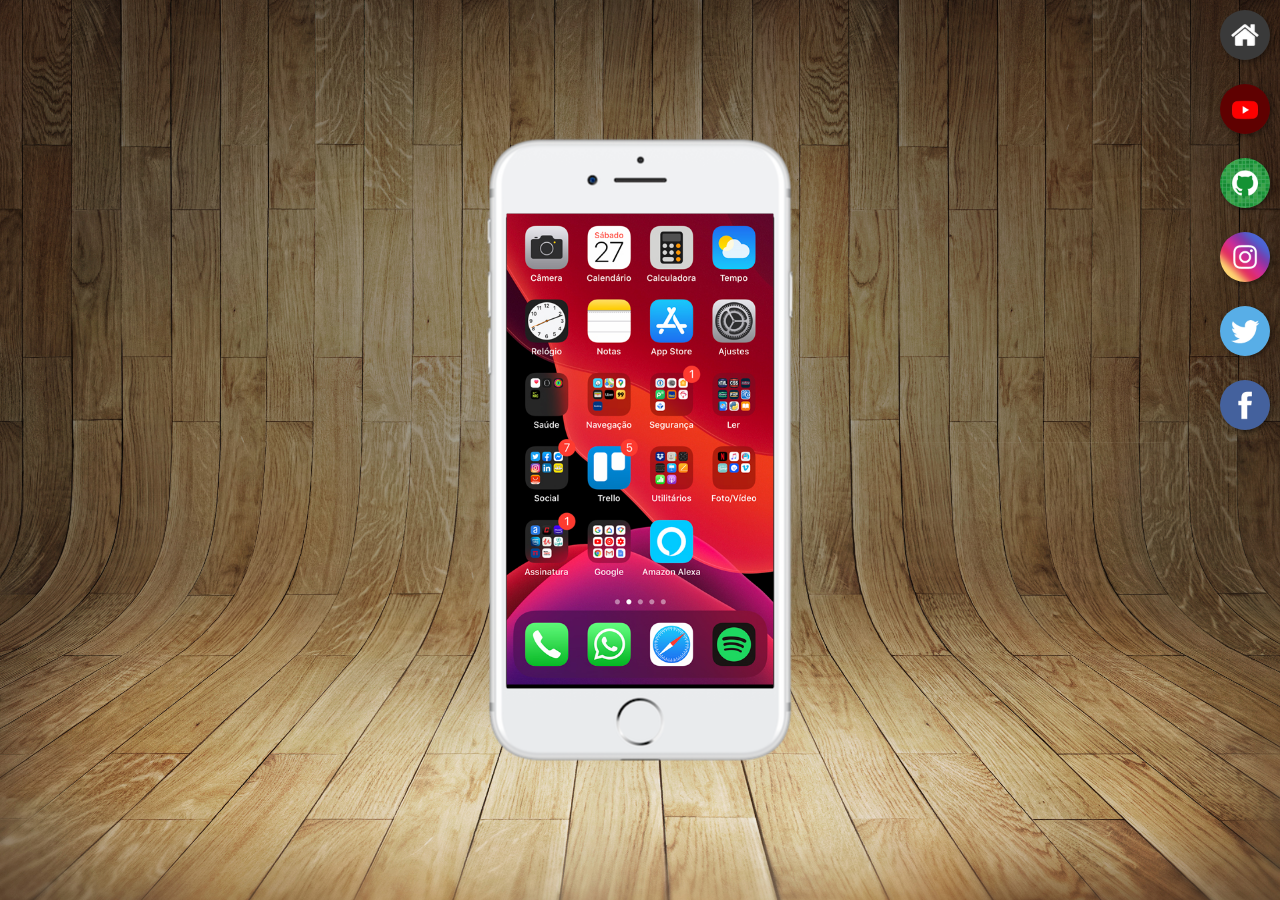
<file: index.html>
<!DOCTYPE html>
<html lang="pt-br">
<head>
    <meta charset="UTF-8">
    <meta name="viewport" content="width=device-width, initial-scale=1.0">
    <title>Projetos Rede Sociais</title>
    <link rel="shortcut icon" href="favicon.ico" type="image/x-icon">
    <link rel="stylesheet" href="estilos/style.css">
</head>
<body>
    <main>
        <section id="telefone">
            <iframe src="home.html" name="tela" id="tela" frameborder="0"></iframe>
        </section>
        <section id="redes-sociais">
            <a href="home.html" target="tela"><img src="imagens/logo-home.jpg" alt=""></a></br>
            <a href="youtube.html" target="tela"><img src="imagens/logo-youtube.jpg" alt=""></a></br>
            <a href="github.html" target="tela"><img src="imagens/logo-github.jpg" alt=""></a></br>
            <a href="instagram.html" target="tela"><img src="imagens/logo-instagram.jpg" alt=""></a></br>
            <a href="twitter.html" target="tela"><img src="imagens/logo-twitter.jpg" alt=""></a></br>
            <a href="facebook.html" target="tela"><img src="imagens/logo-facebook.jpg" alt=""></a>
        </section>
    </main>
</body>
</html>
</file>
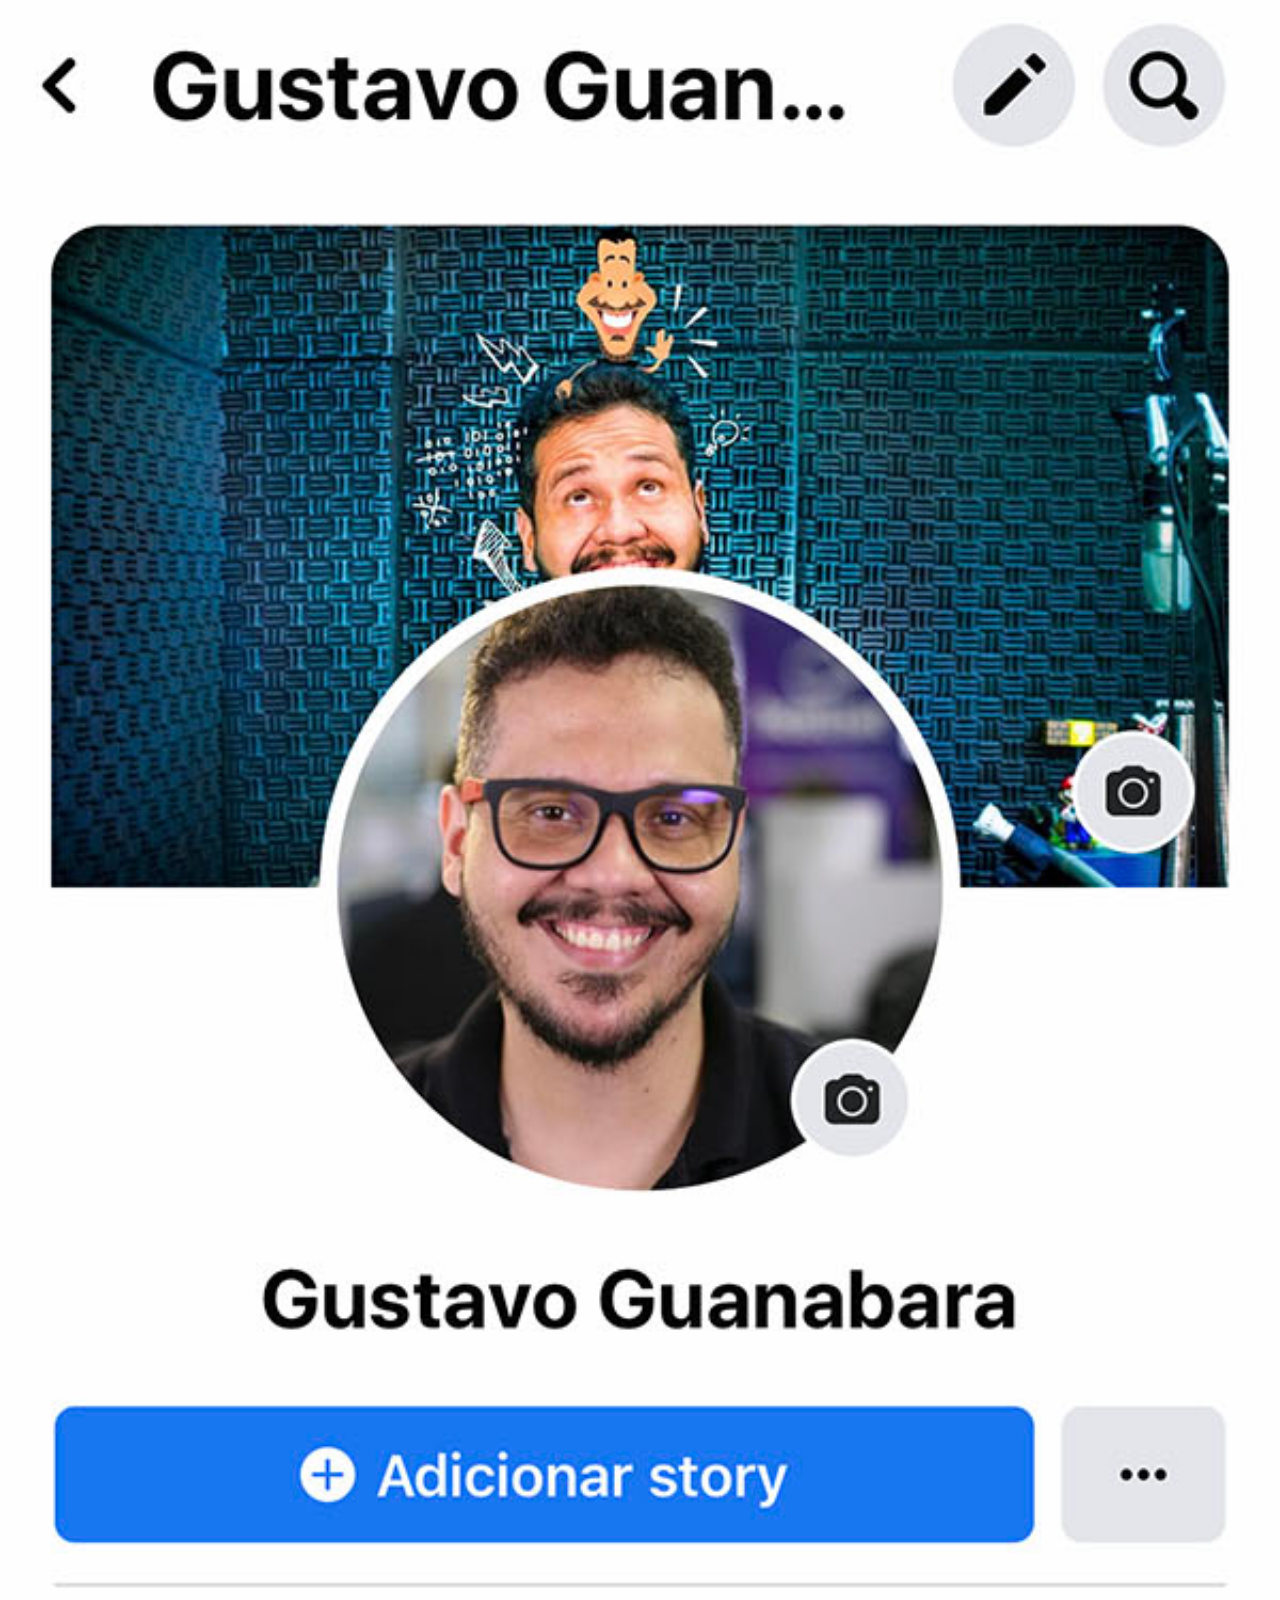
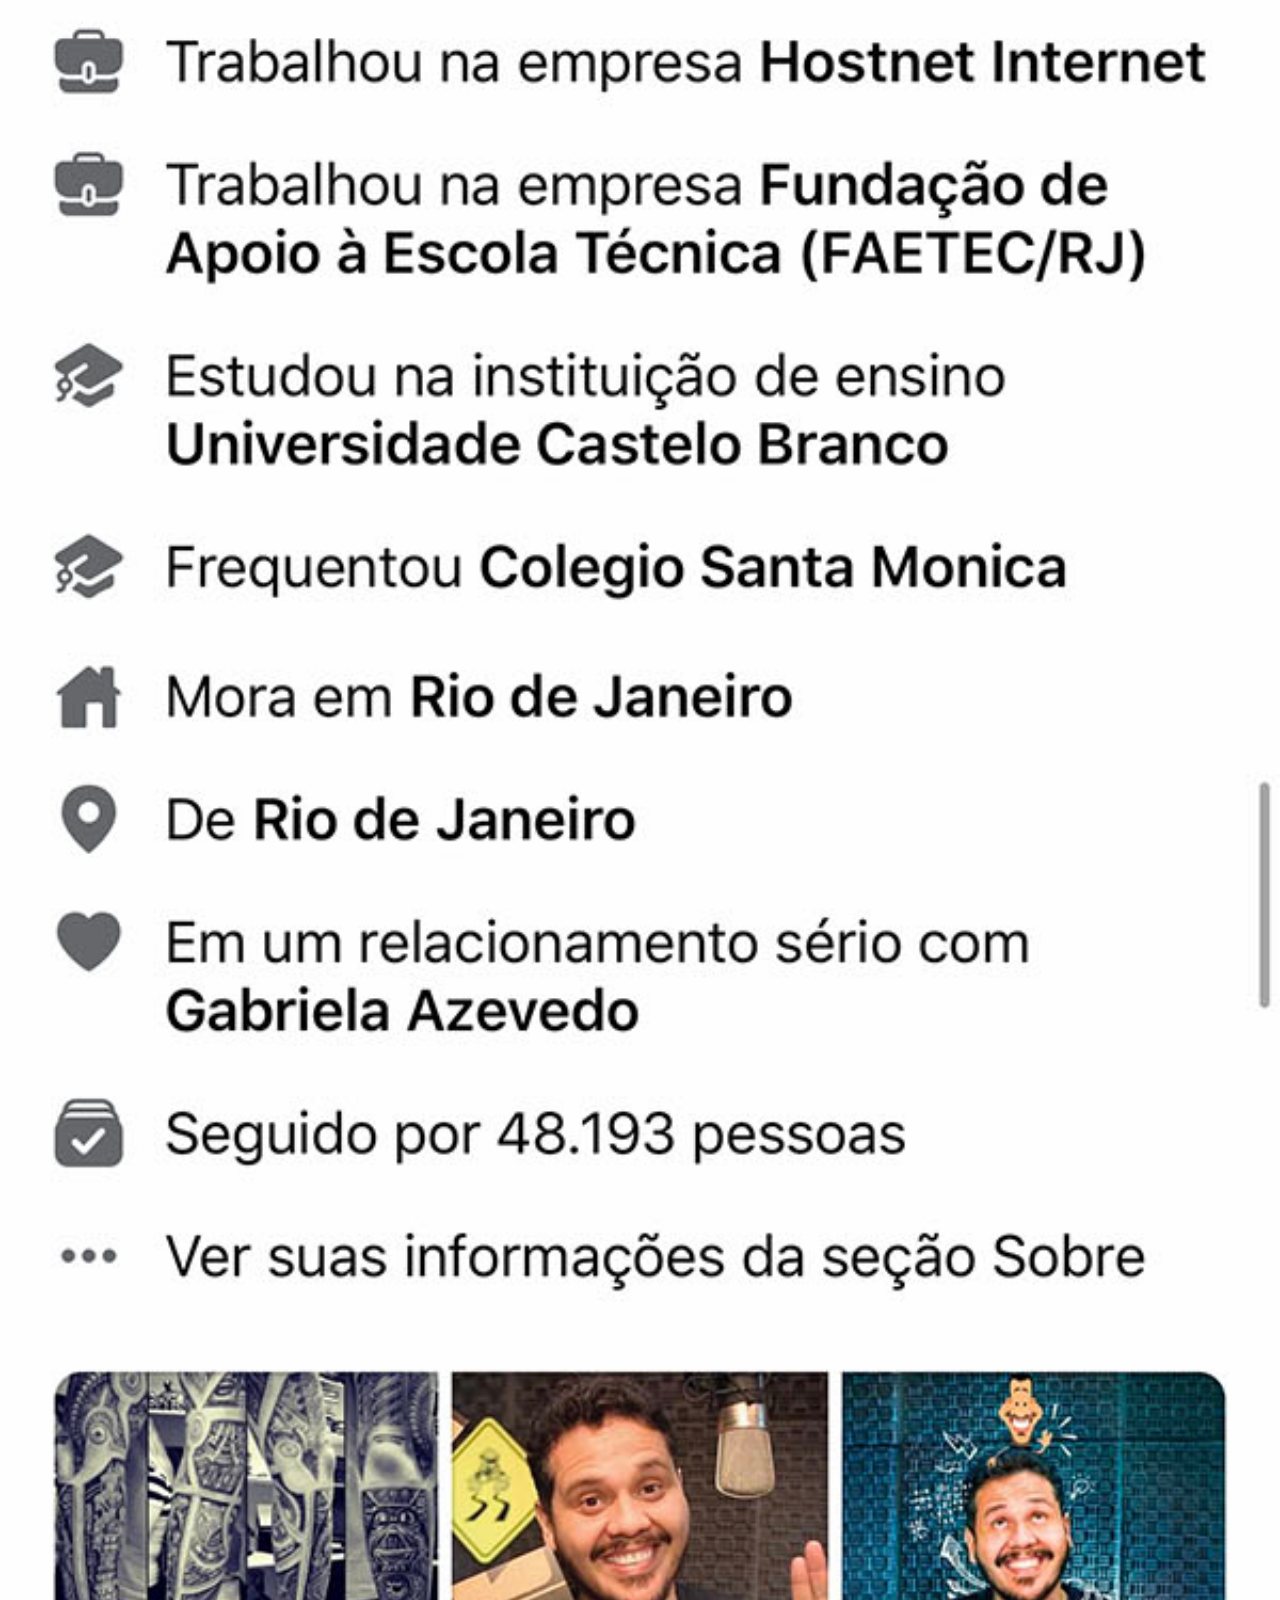
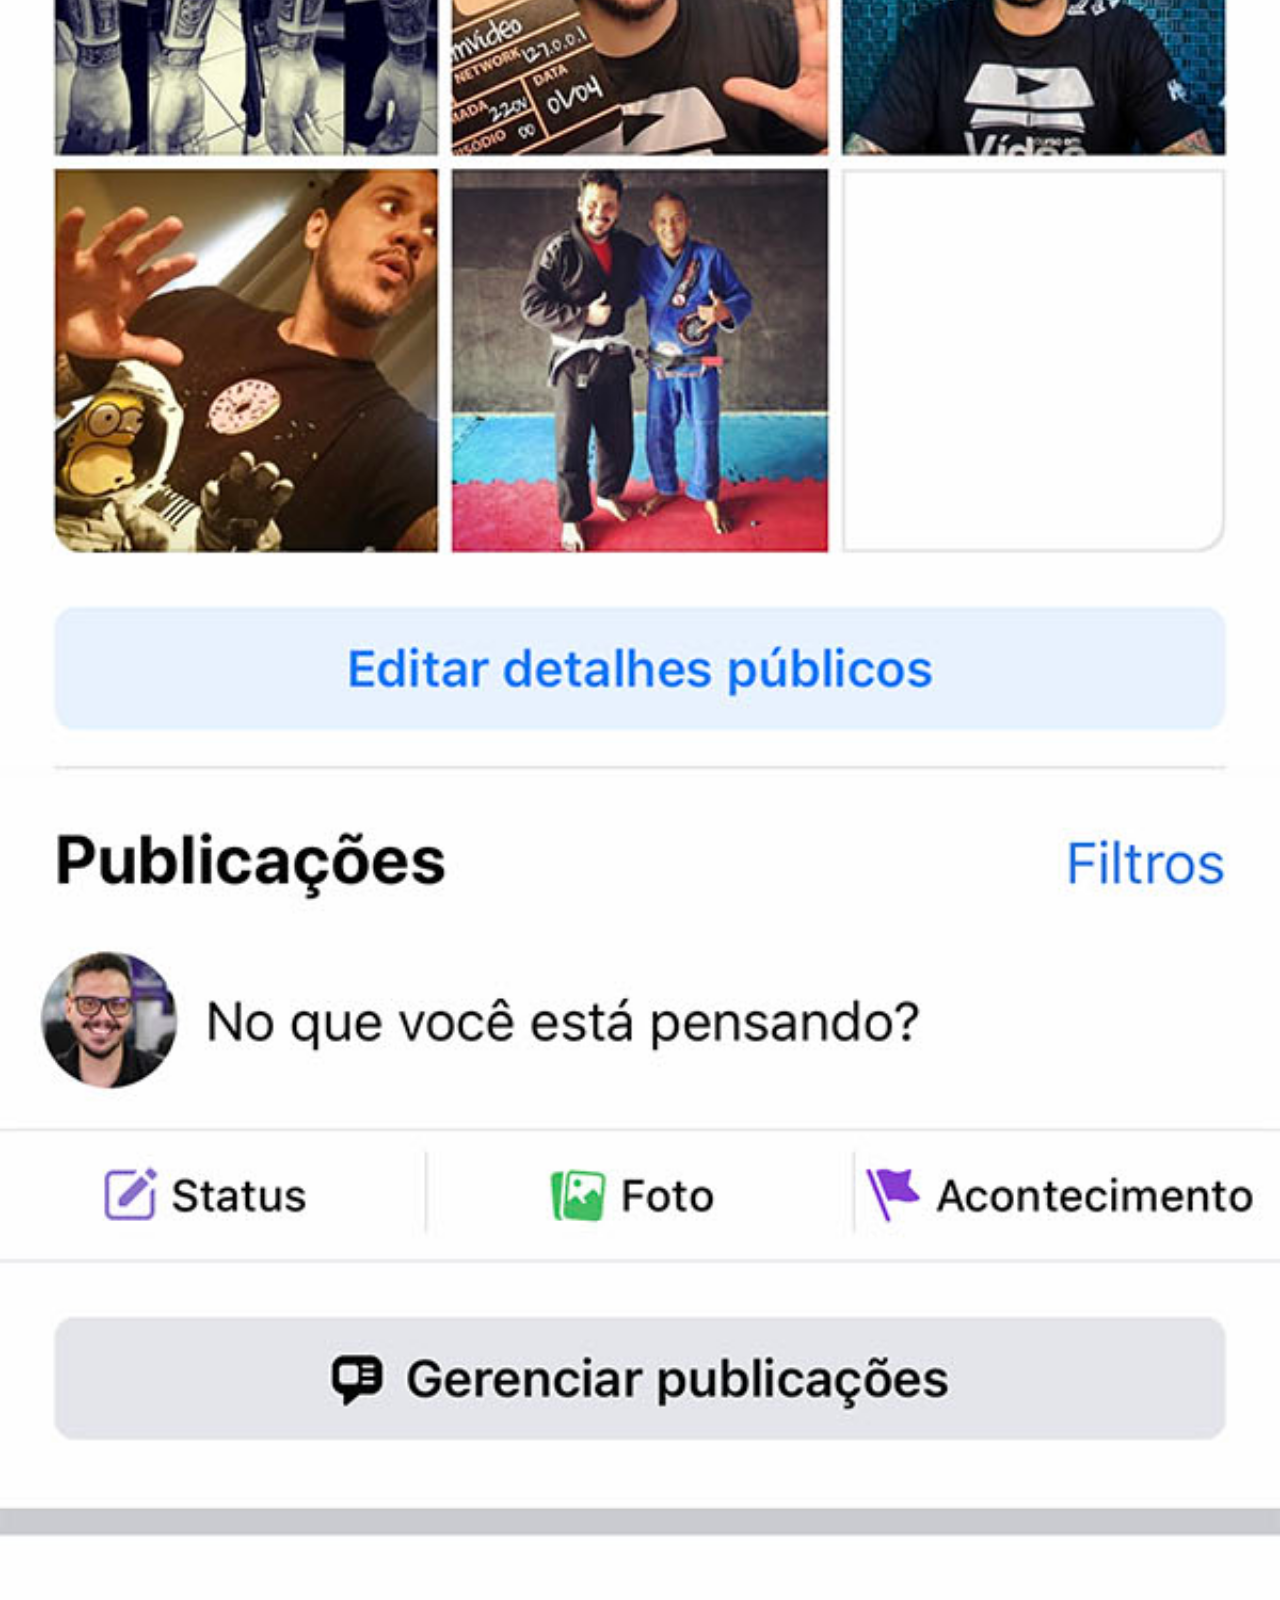
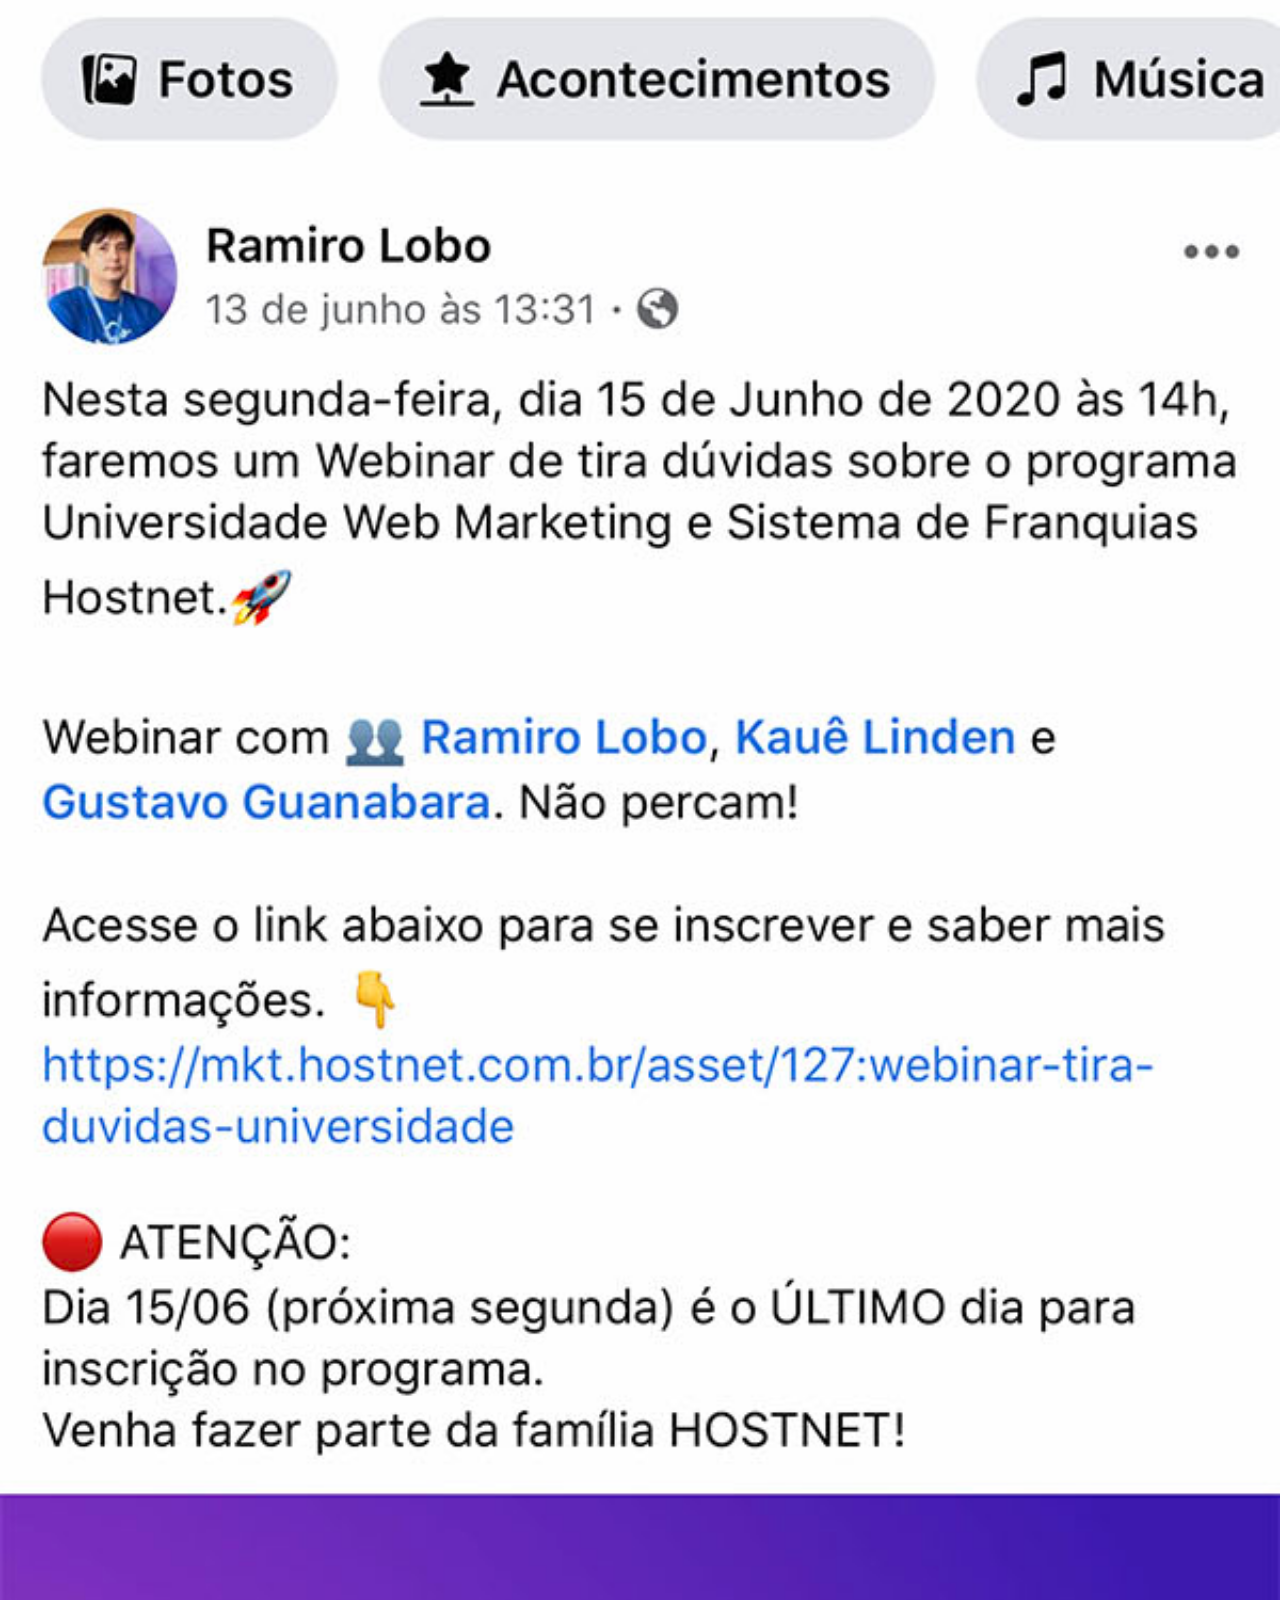
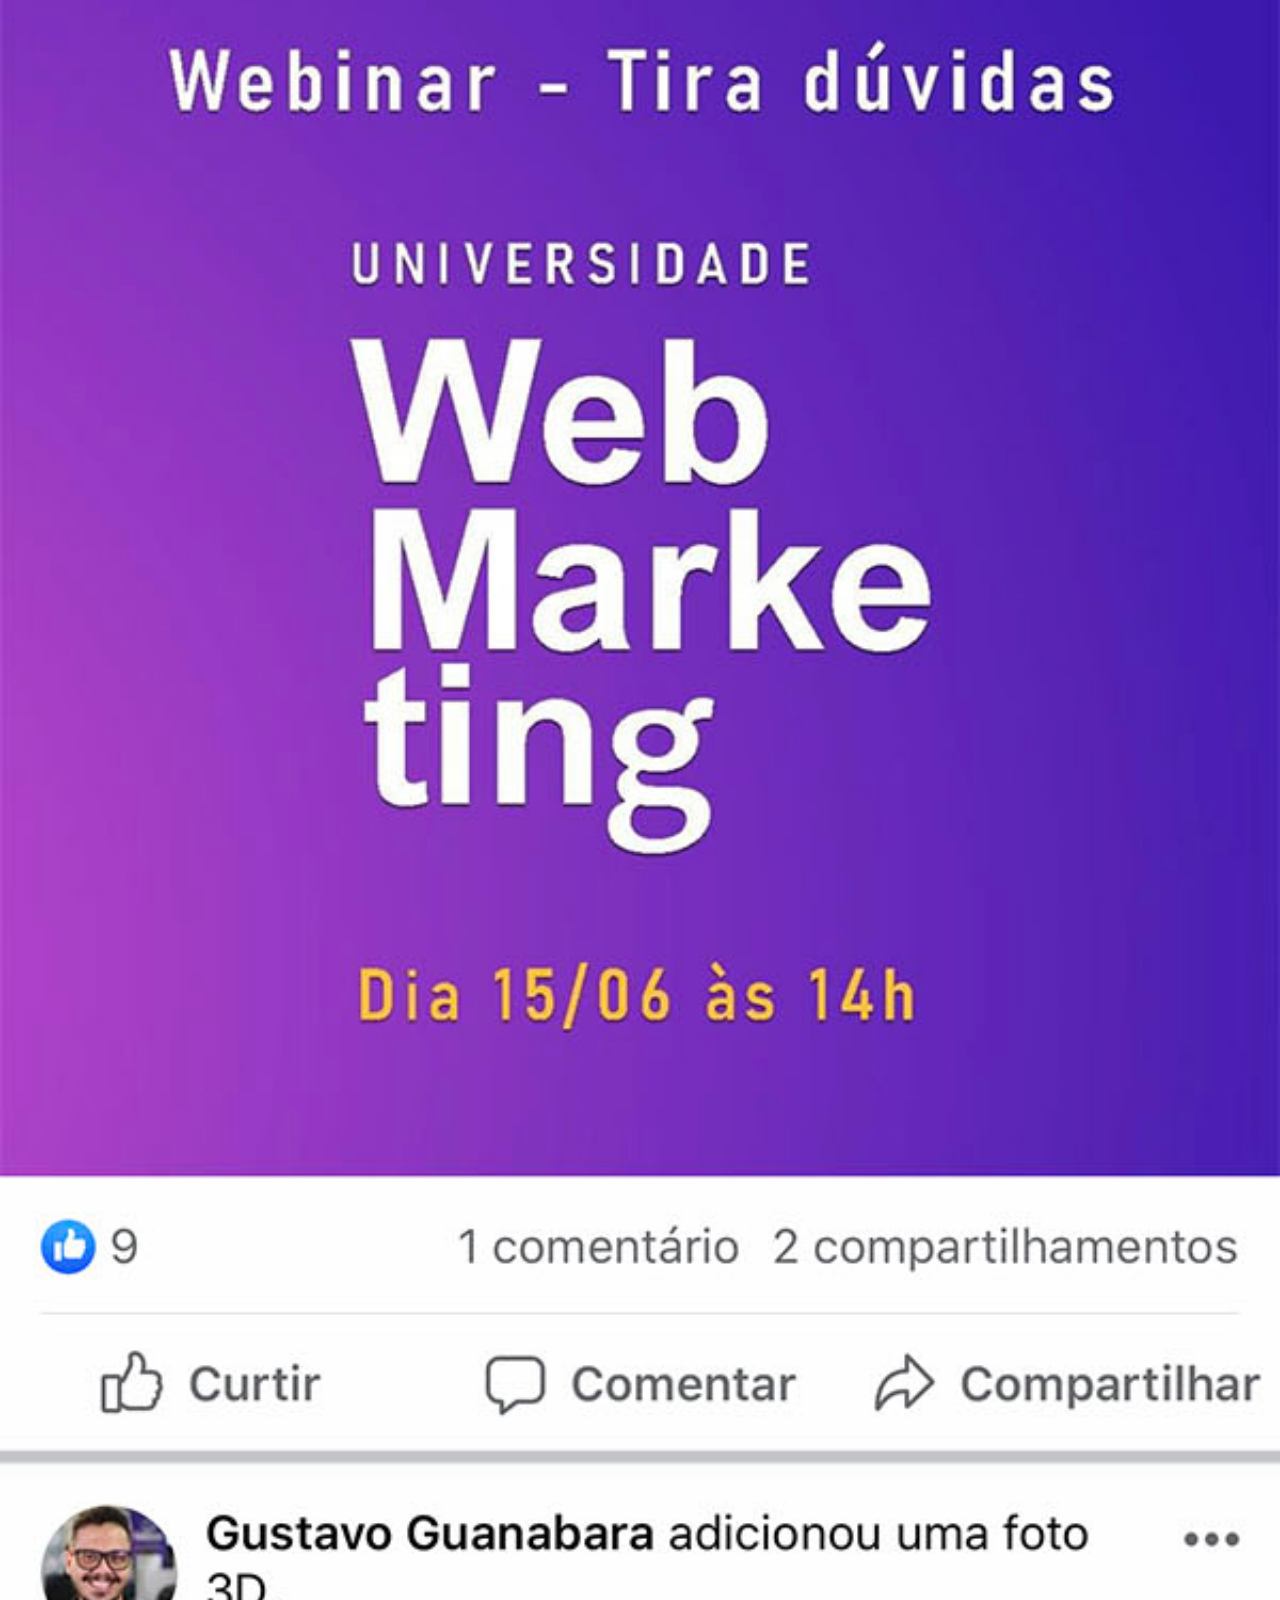
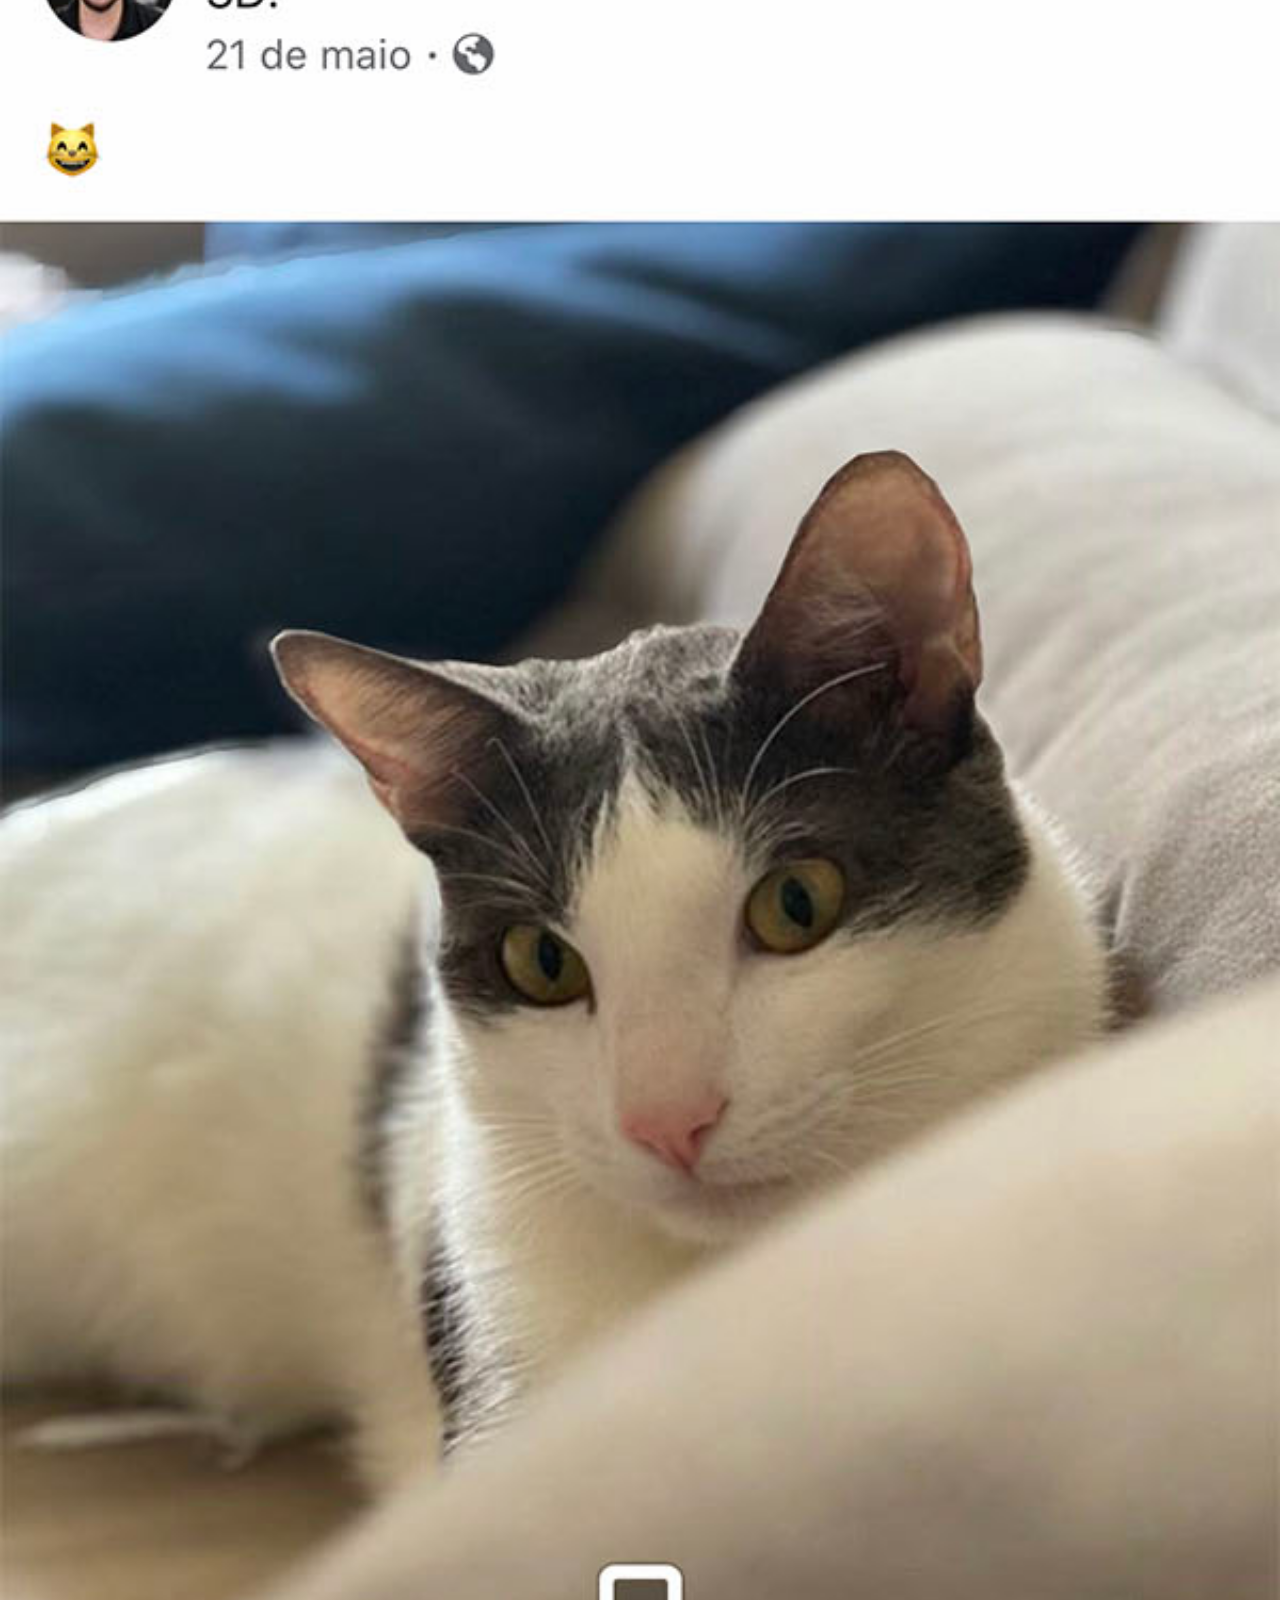
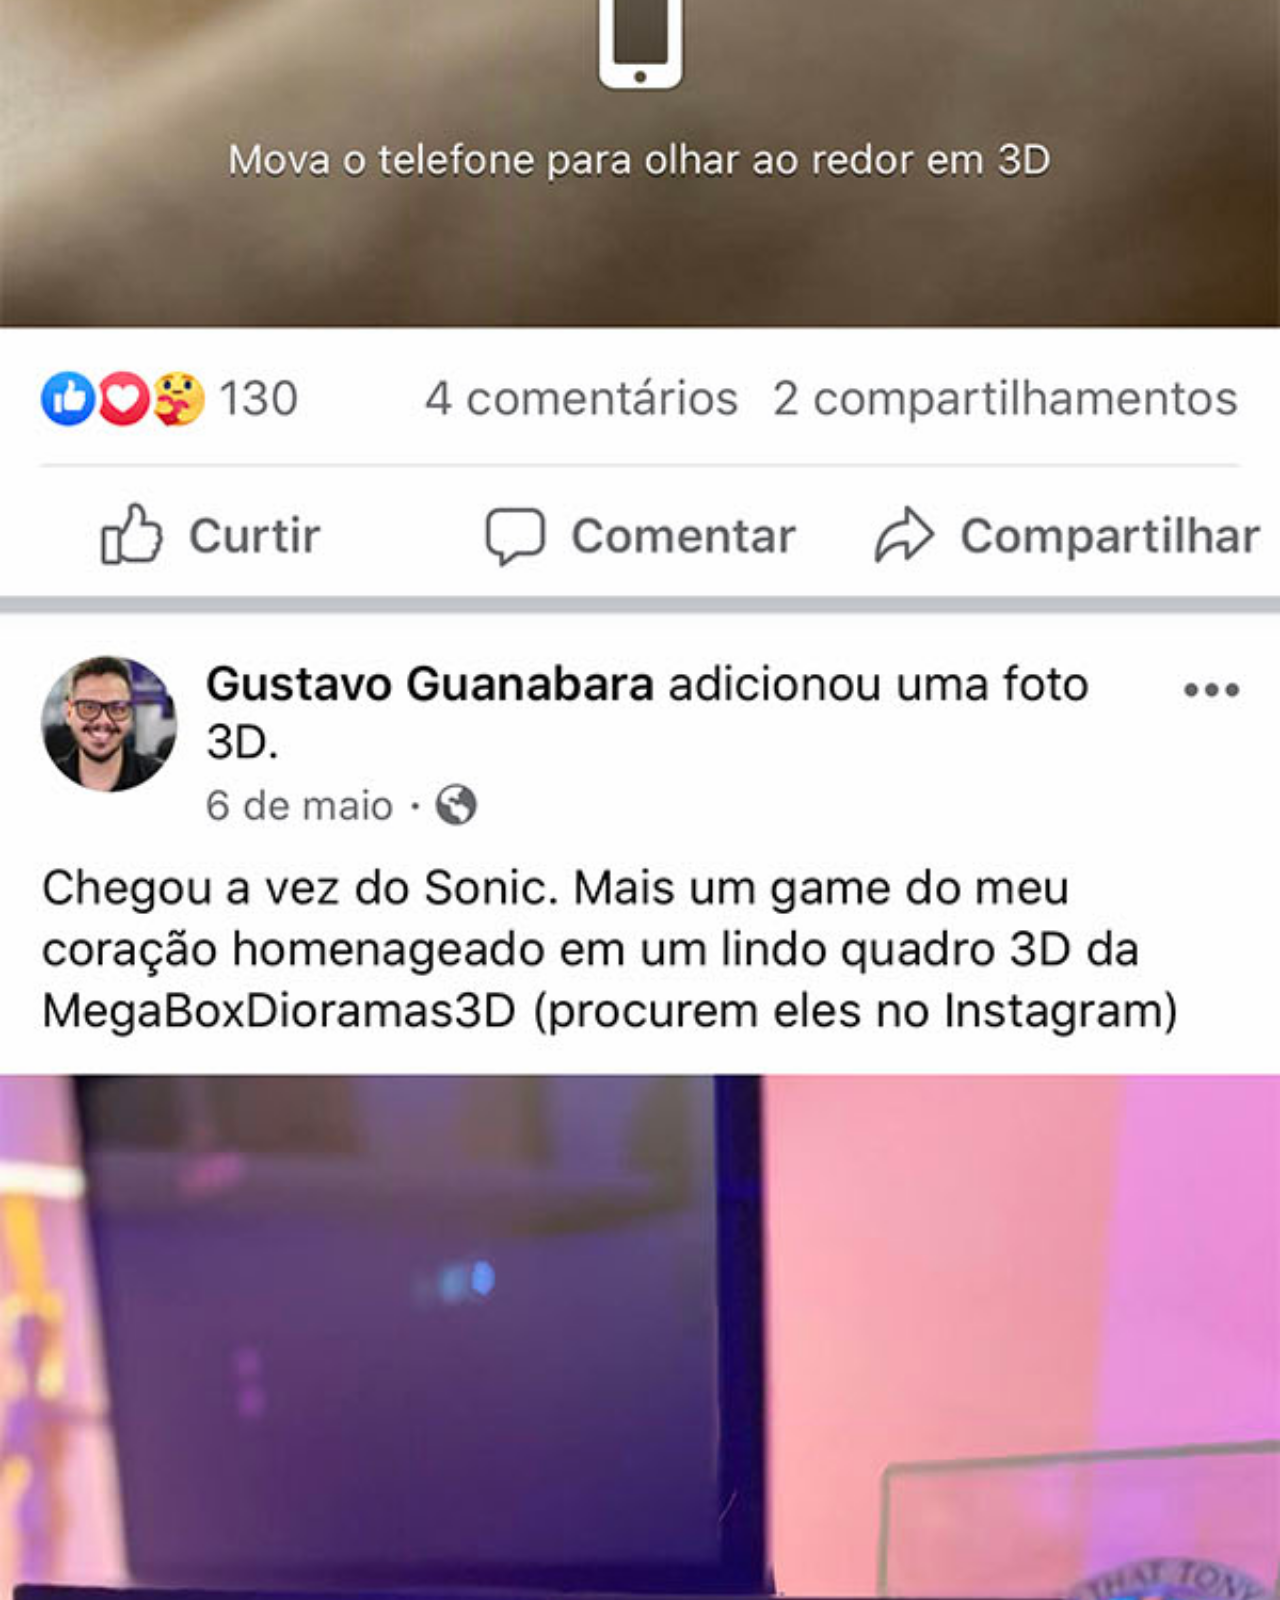
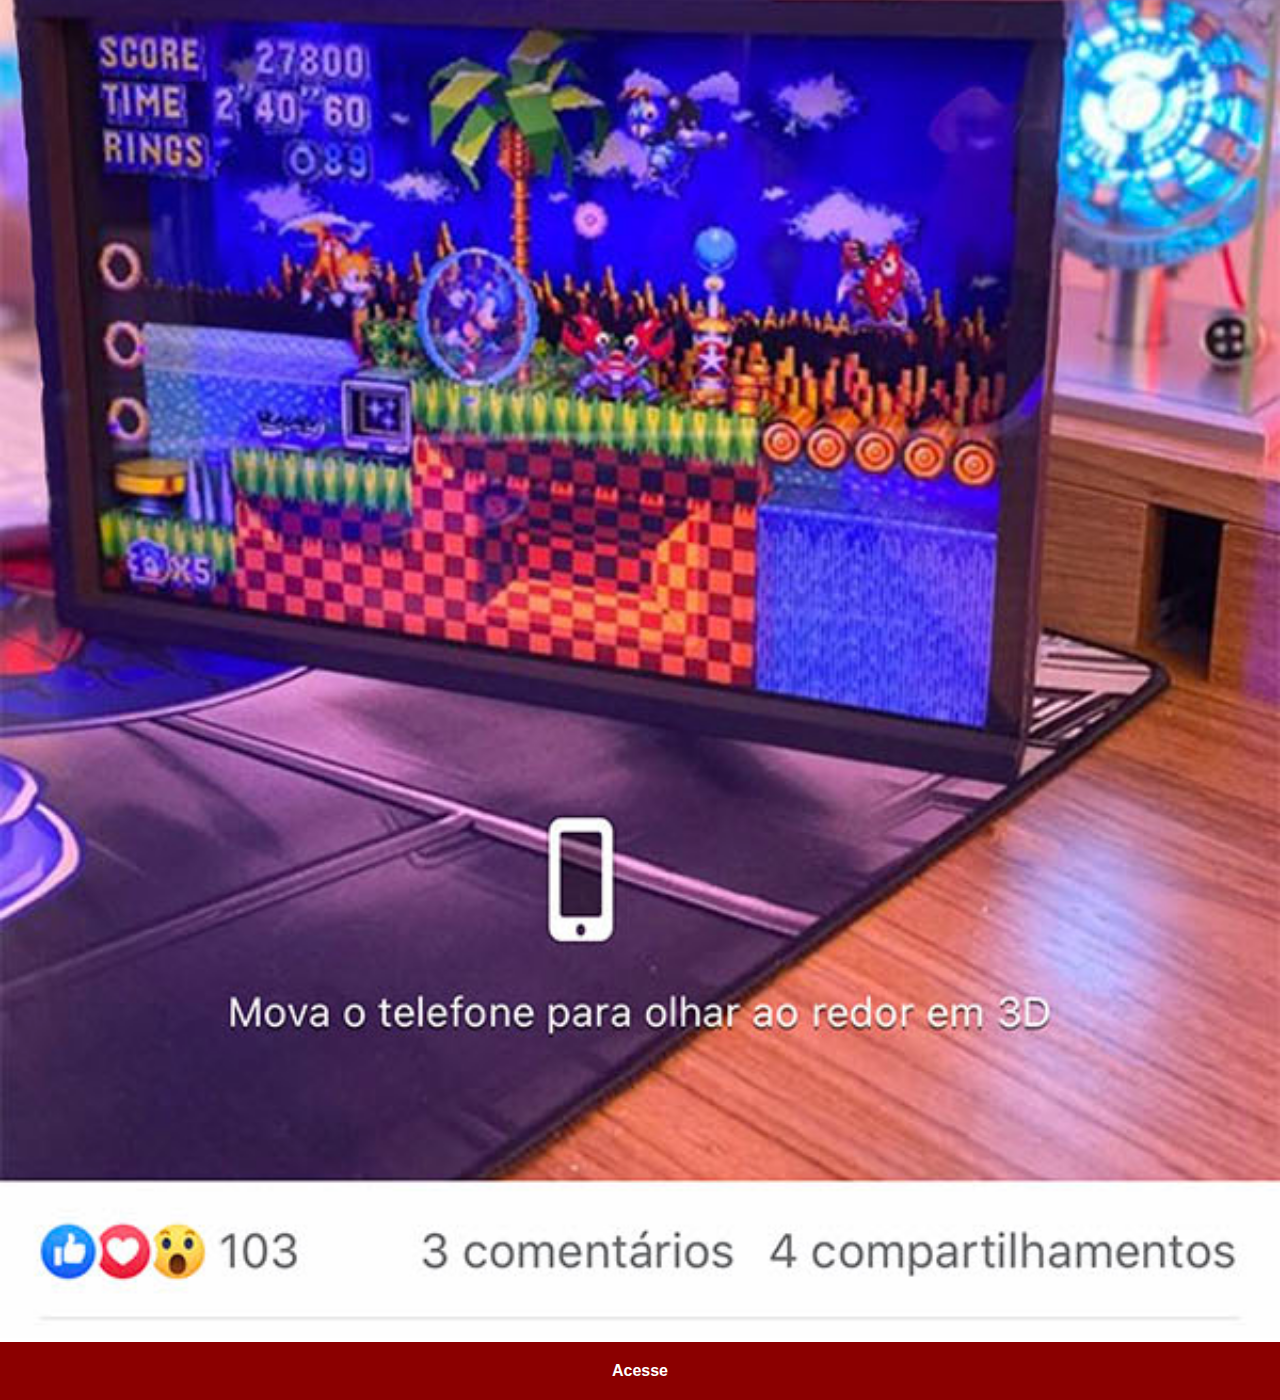
<file: facebook.html>
<!DOCTYPE html>
<html lang="pt-br">
<head>
    <meta charset="UTF-8">
    <meta name="viewport" content="width=device-width, initial-scale=1.0">
    <title>Facebook</title>
    <link rel="stylesheet" href="estilos/social.css">
</head>
<body>
    <img src="imagens/tela-facebook.jpg" alt="Facebook">
    <a href="http://www.facebook.com/cursosemvideo" target="_blank" rel="noopener noreferrer">Acesse</a>
</body>
</html>
</file>
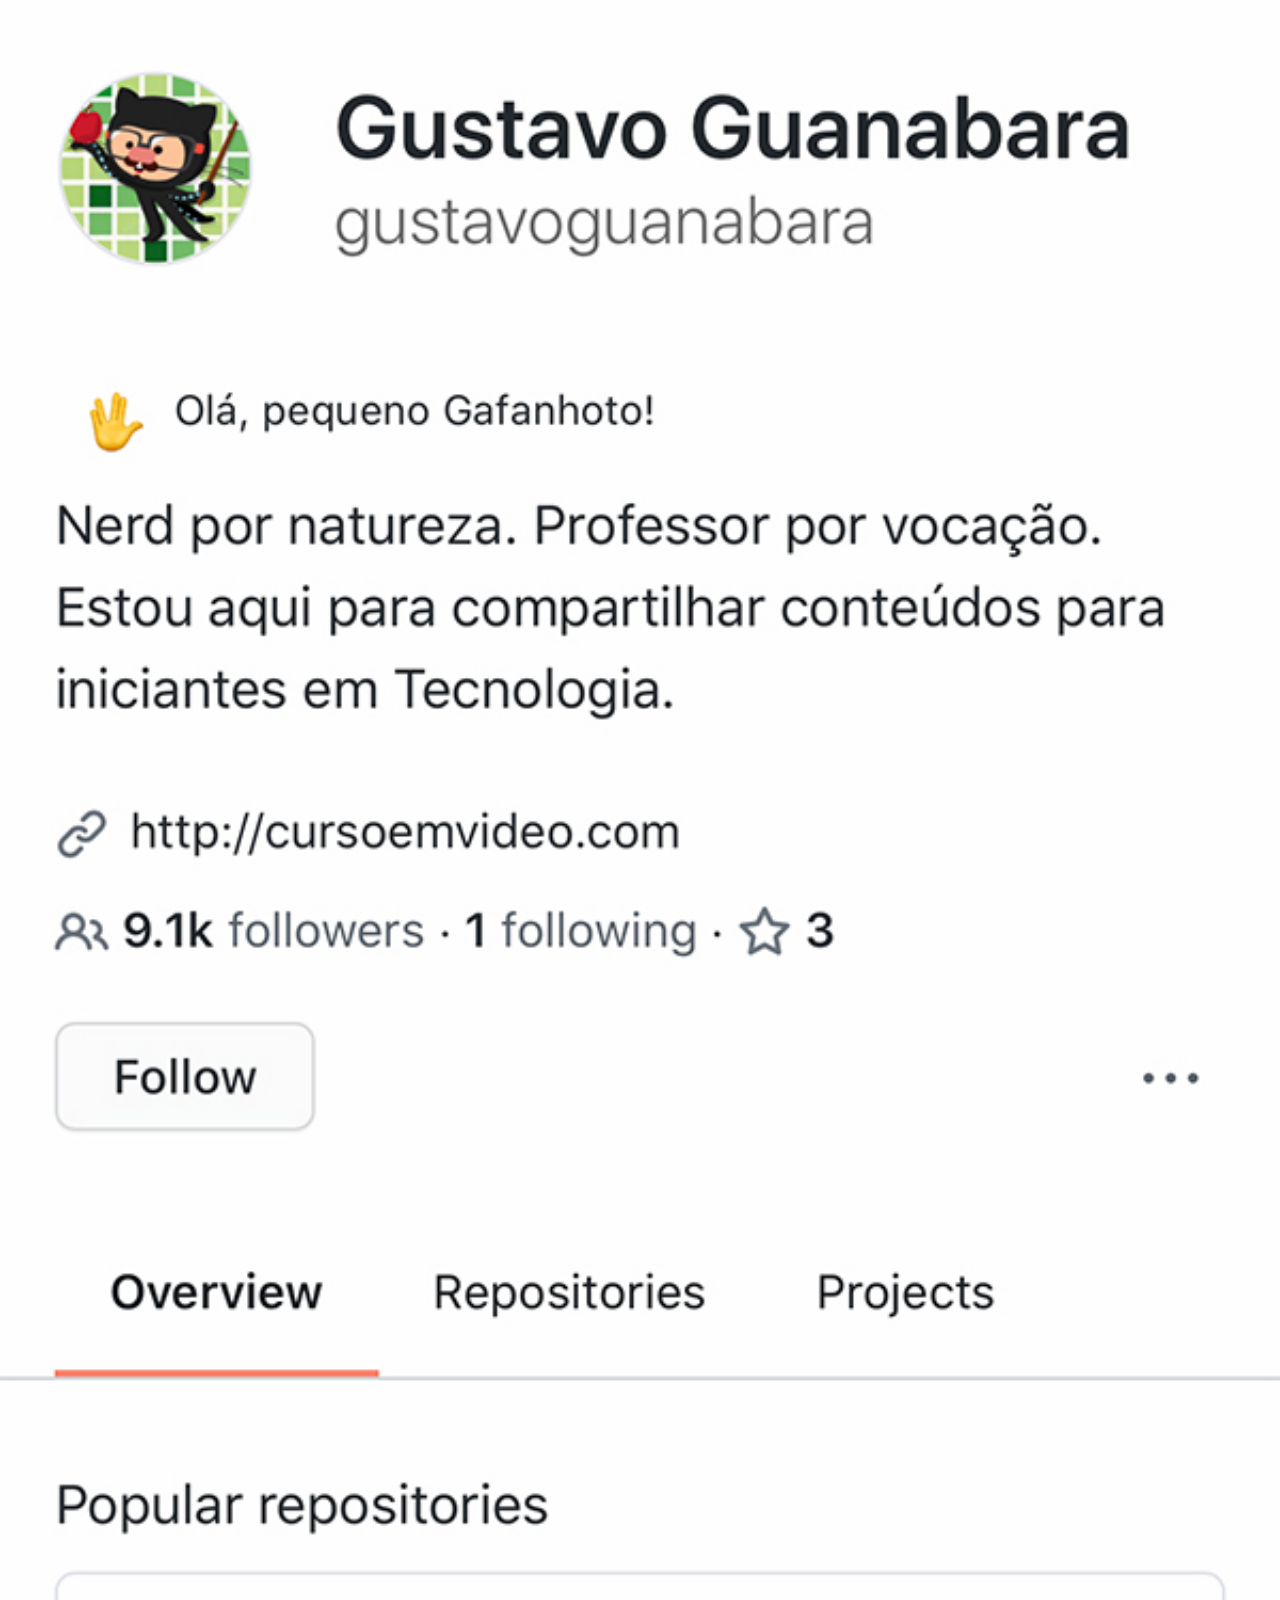
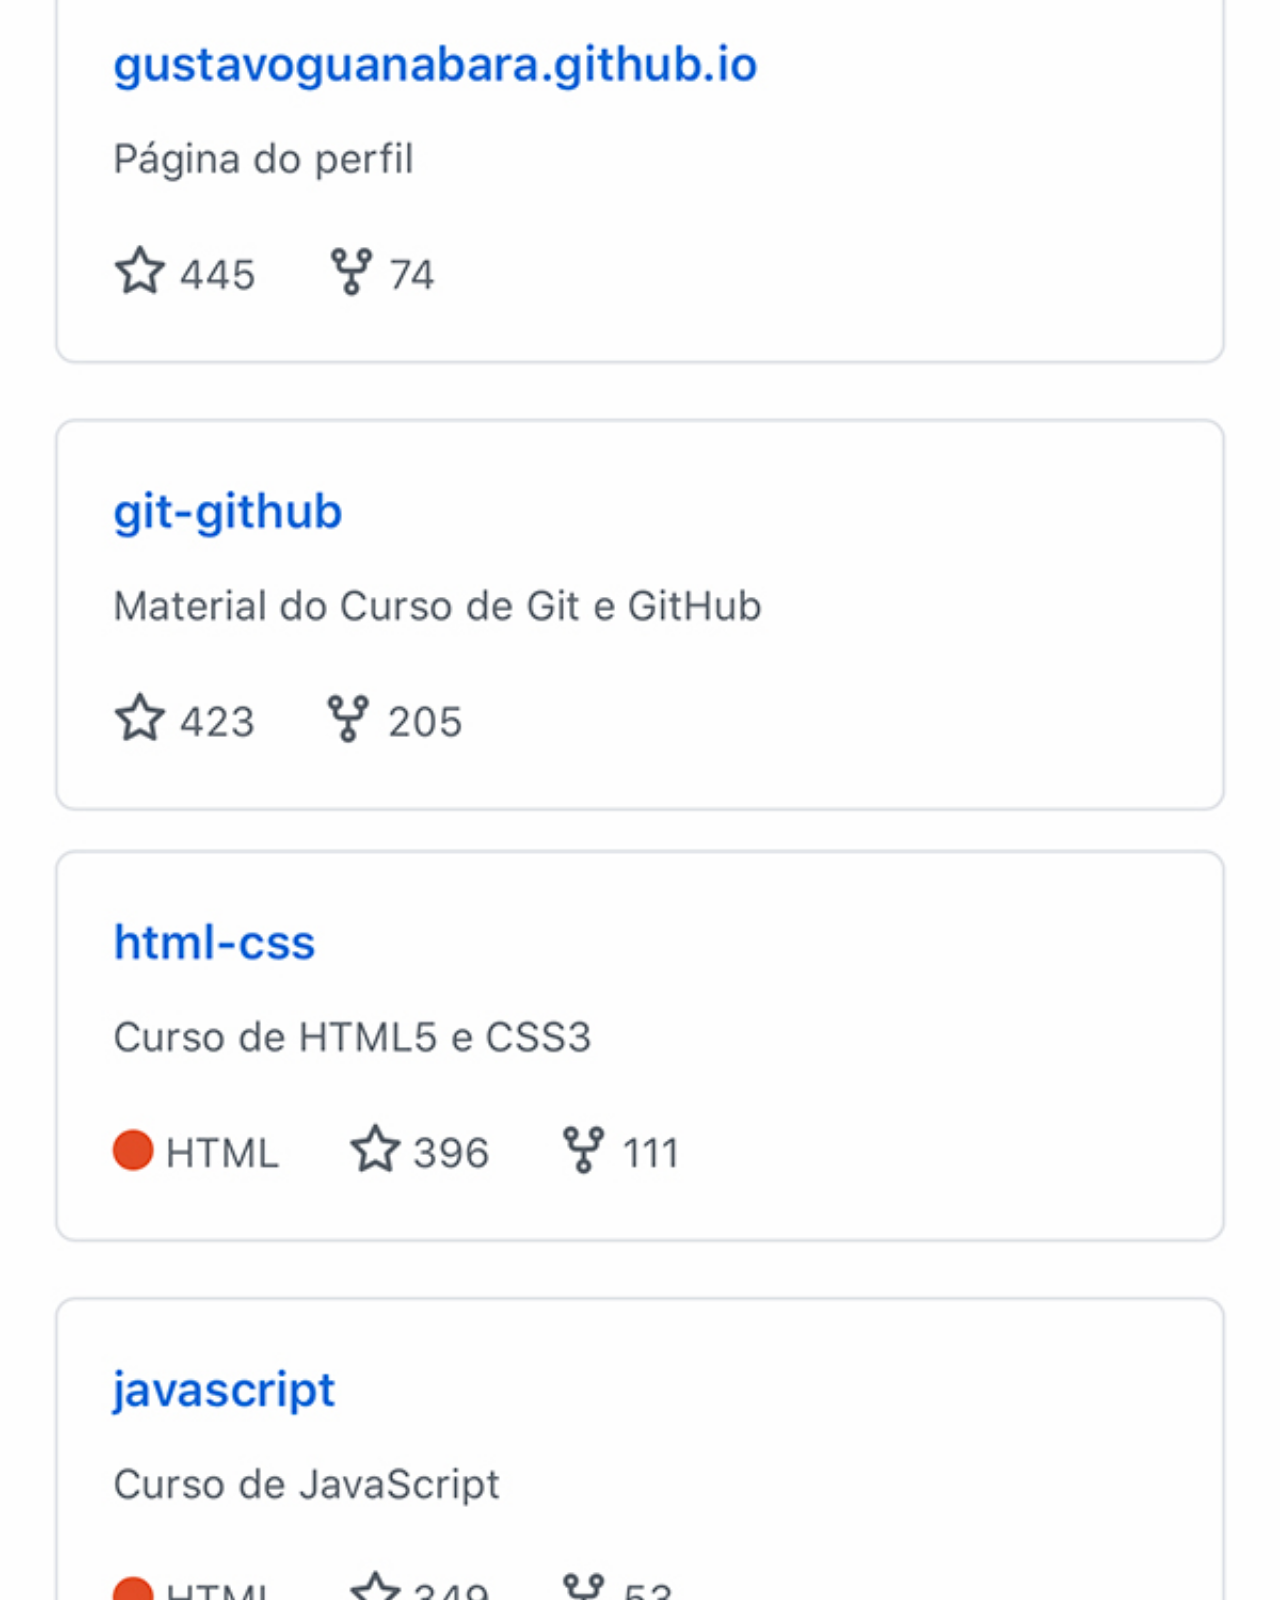
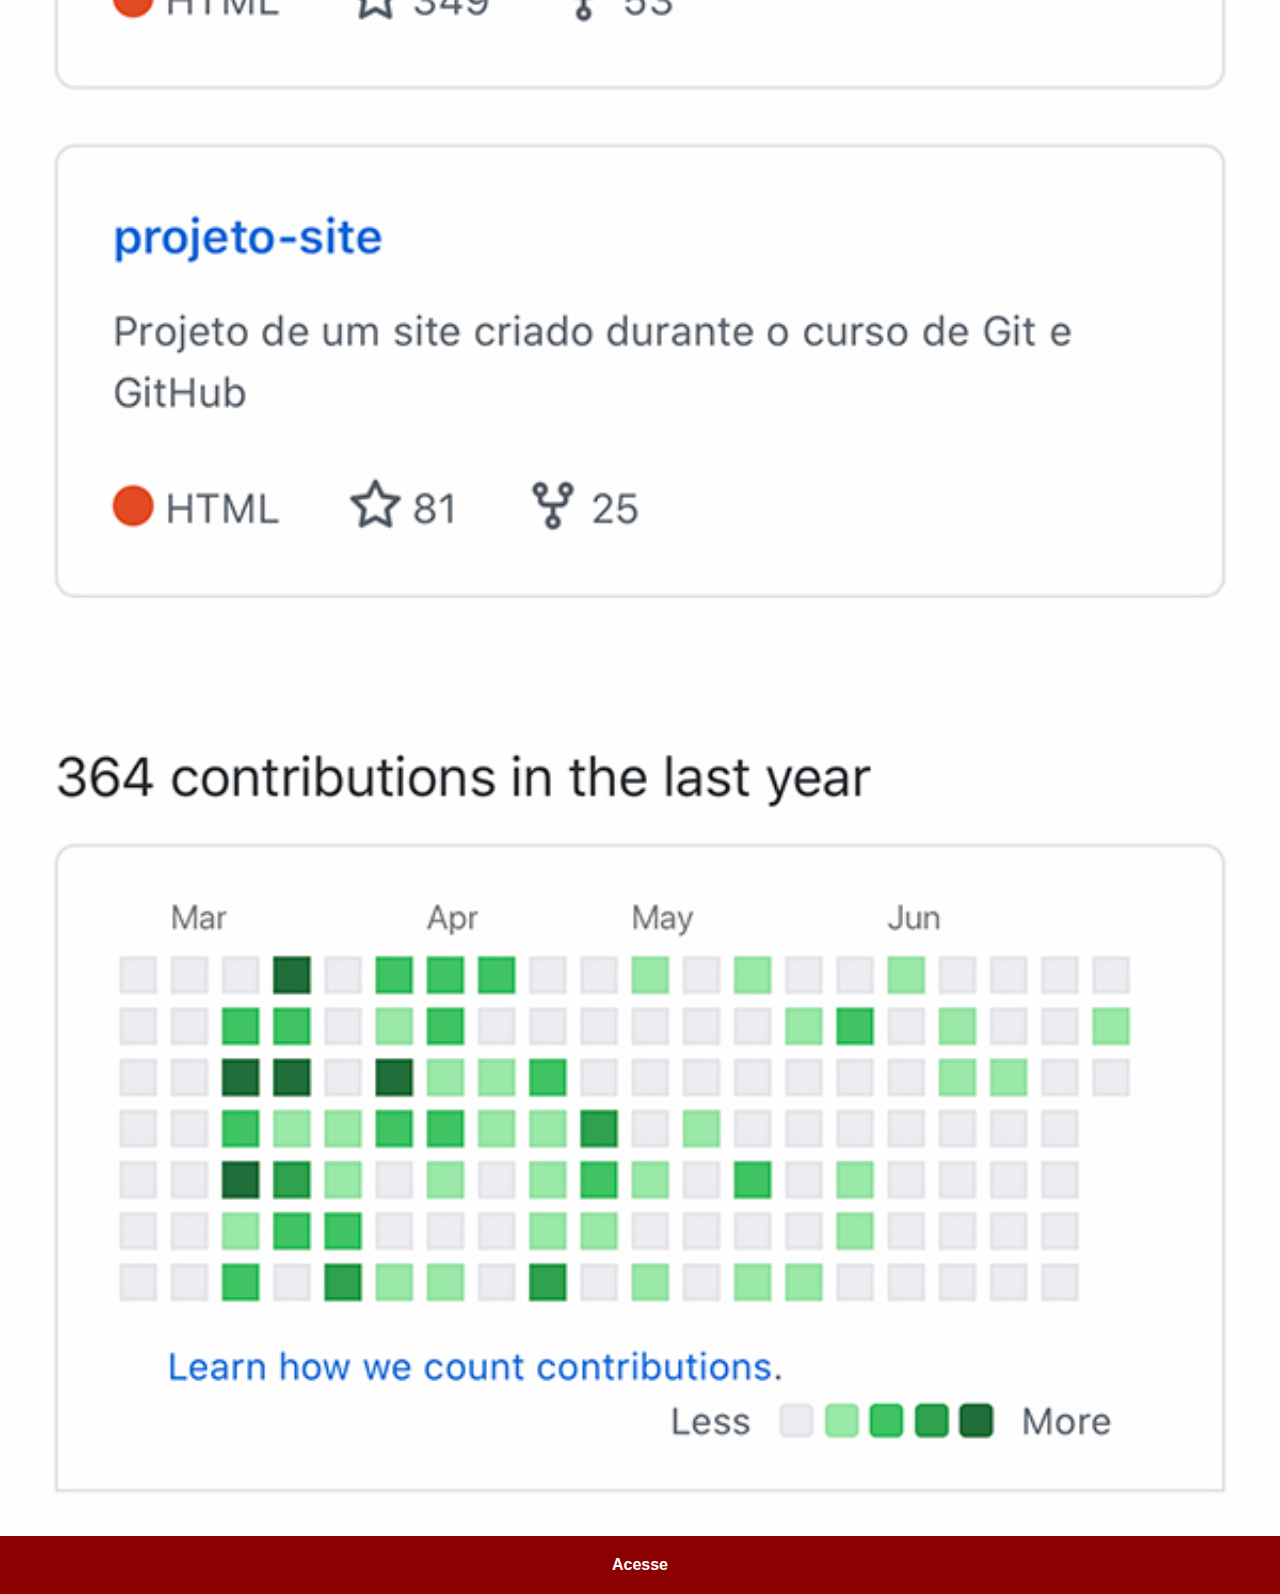
<file: github.html>
<!DOCTYPE html>
<html lang="pt-br">
<head>
    <meta charset="UTF-8">
    <meta name="viewport" content="width=device-width, initial-scale=1.0">
    <title>Github</title>
    <link rel="stylesheet" href="estilos/social.css">
</head>
<body>
    <img src="imagens/tela-github.jpg" alt="Github">
    <a href="https://github.com/gustavoguanabara" target="_blank">Acesse</a>
</body>
</html>
</file>
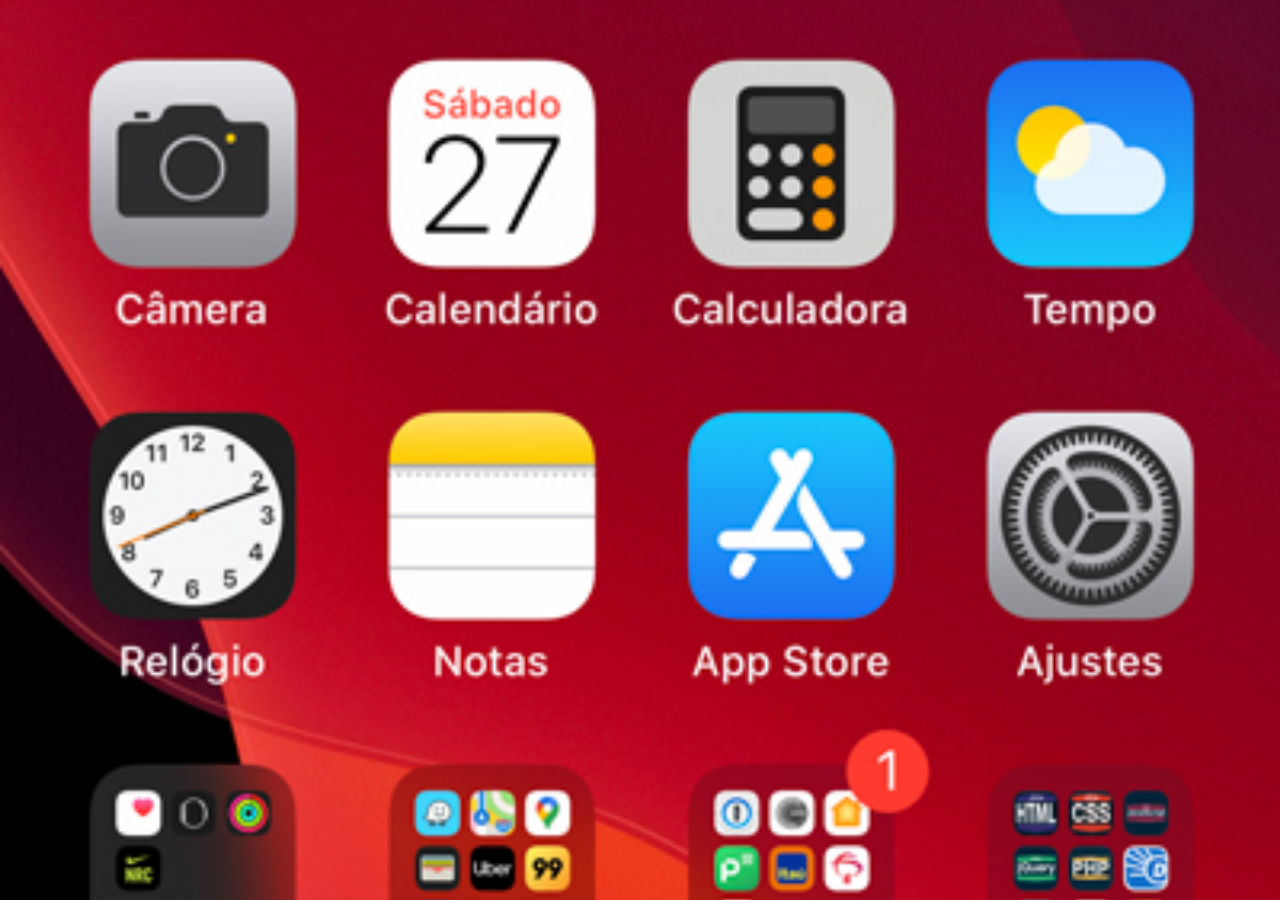
<file: home.html>
<!DOCTYPE html>
<html lang="pt-br">
<head>
    <meta charset="UTF-8">
    <meta name="viewport" content="width=device-width, initial-scale=1.0">
    <title>Home</title>
</head>
<style>
    *{
       margin: 0px;
       padding: 0px; 
    }
    body{
        width: 100w;
        height: 100nh;
        background: black url('imagens/tela-home.jpg') no-repeat top center;
        background-size: cover;
    }

</style>
<body>
    
</body>
</html>
</file>
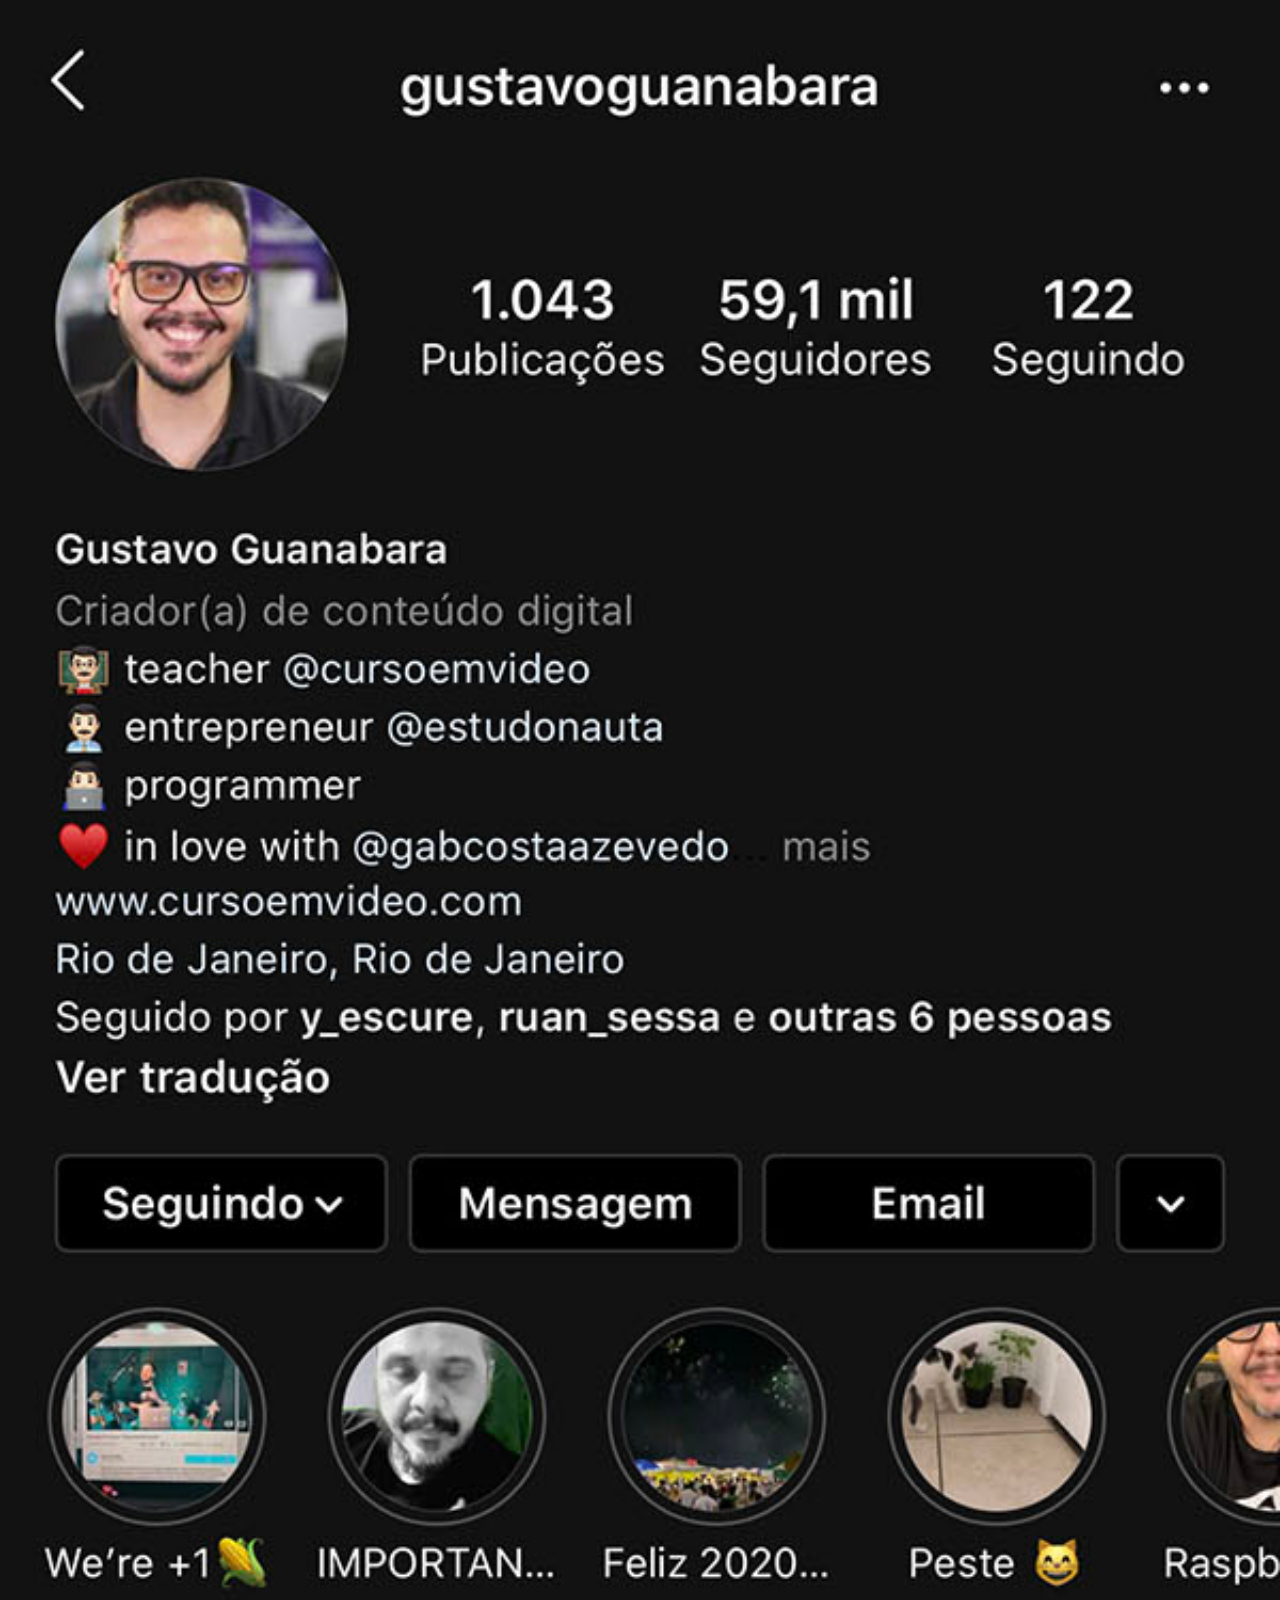
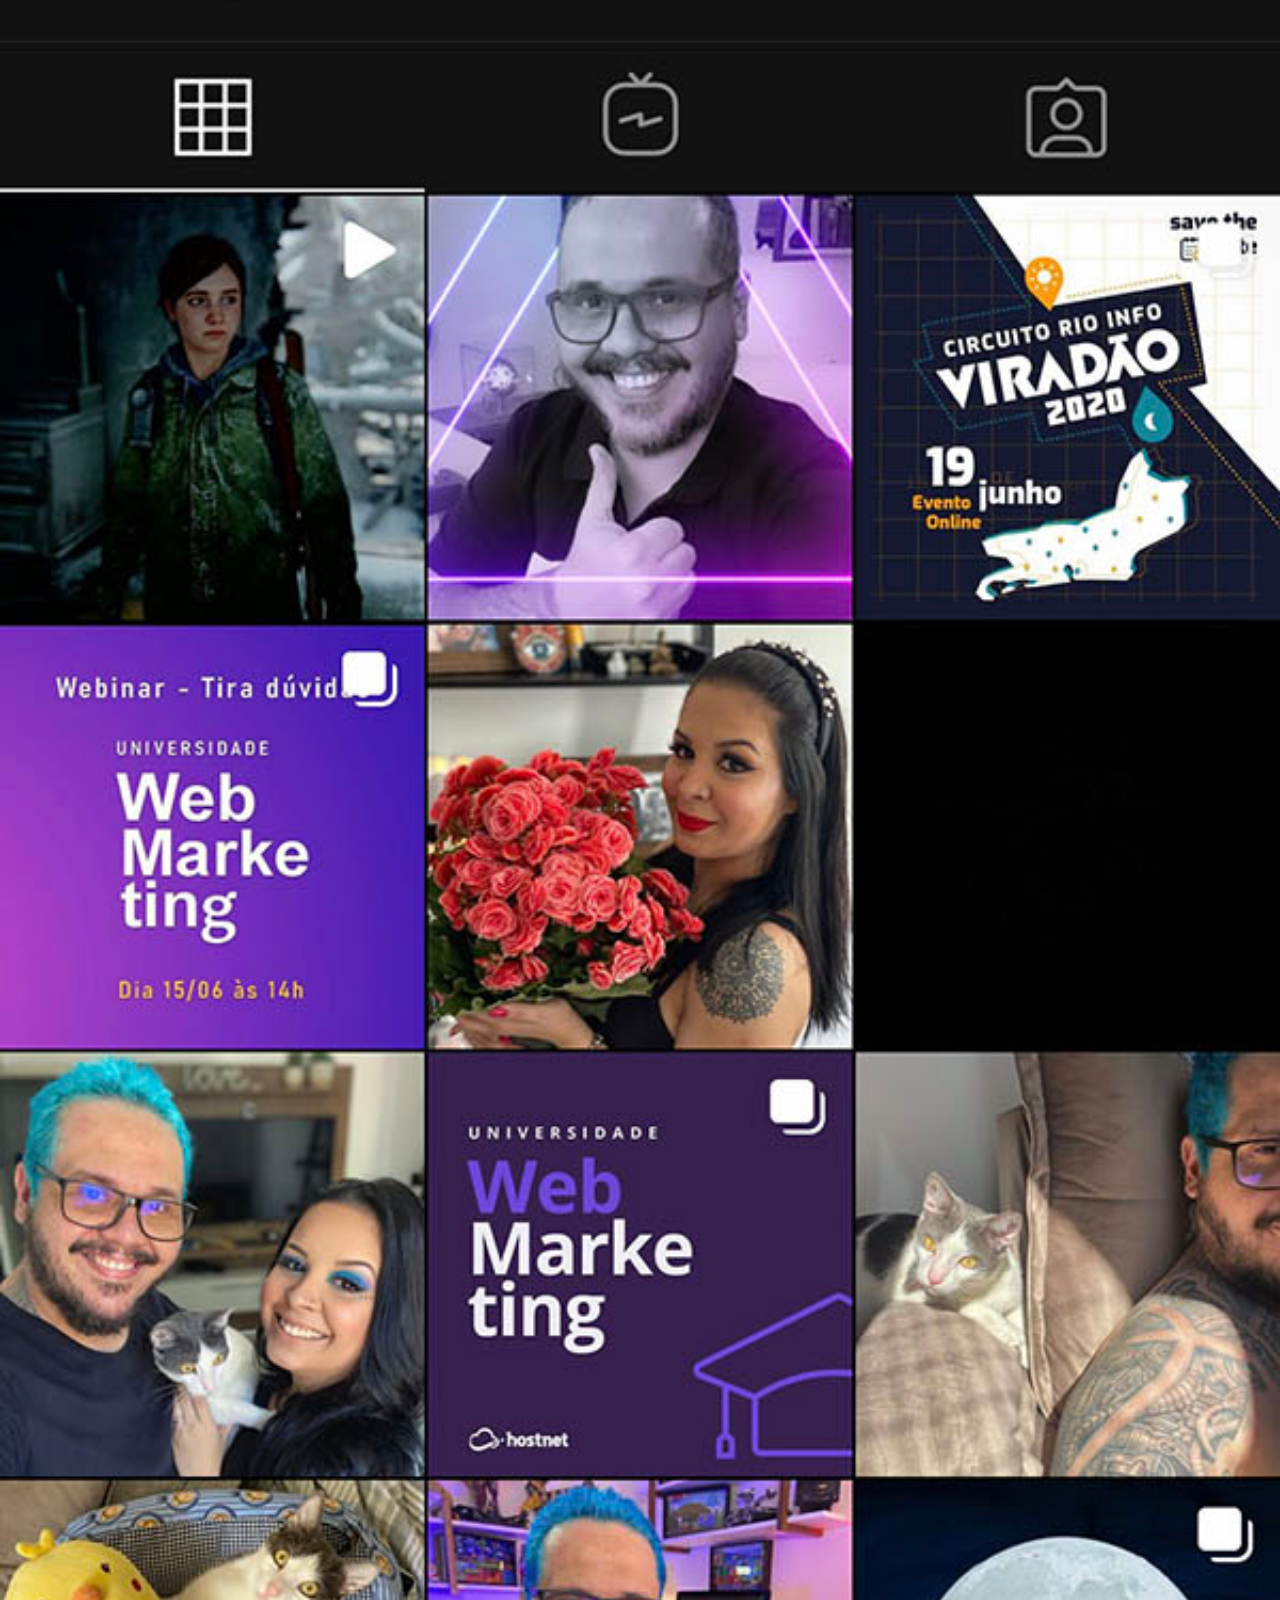
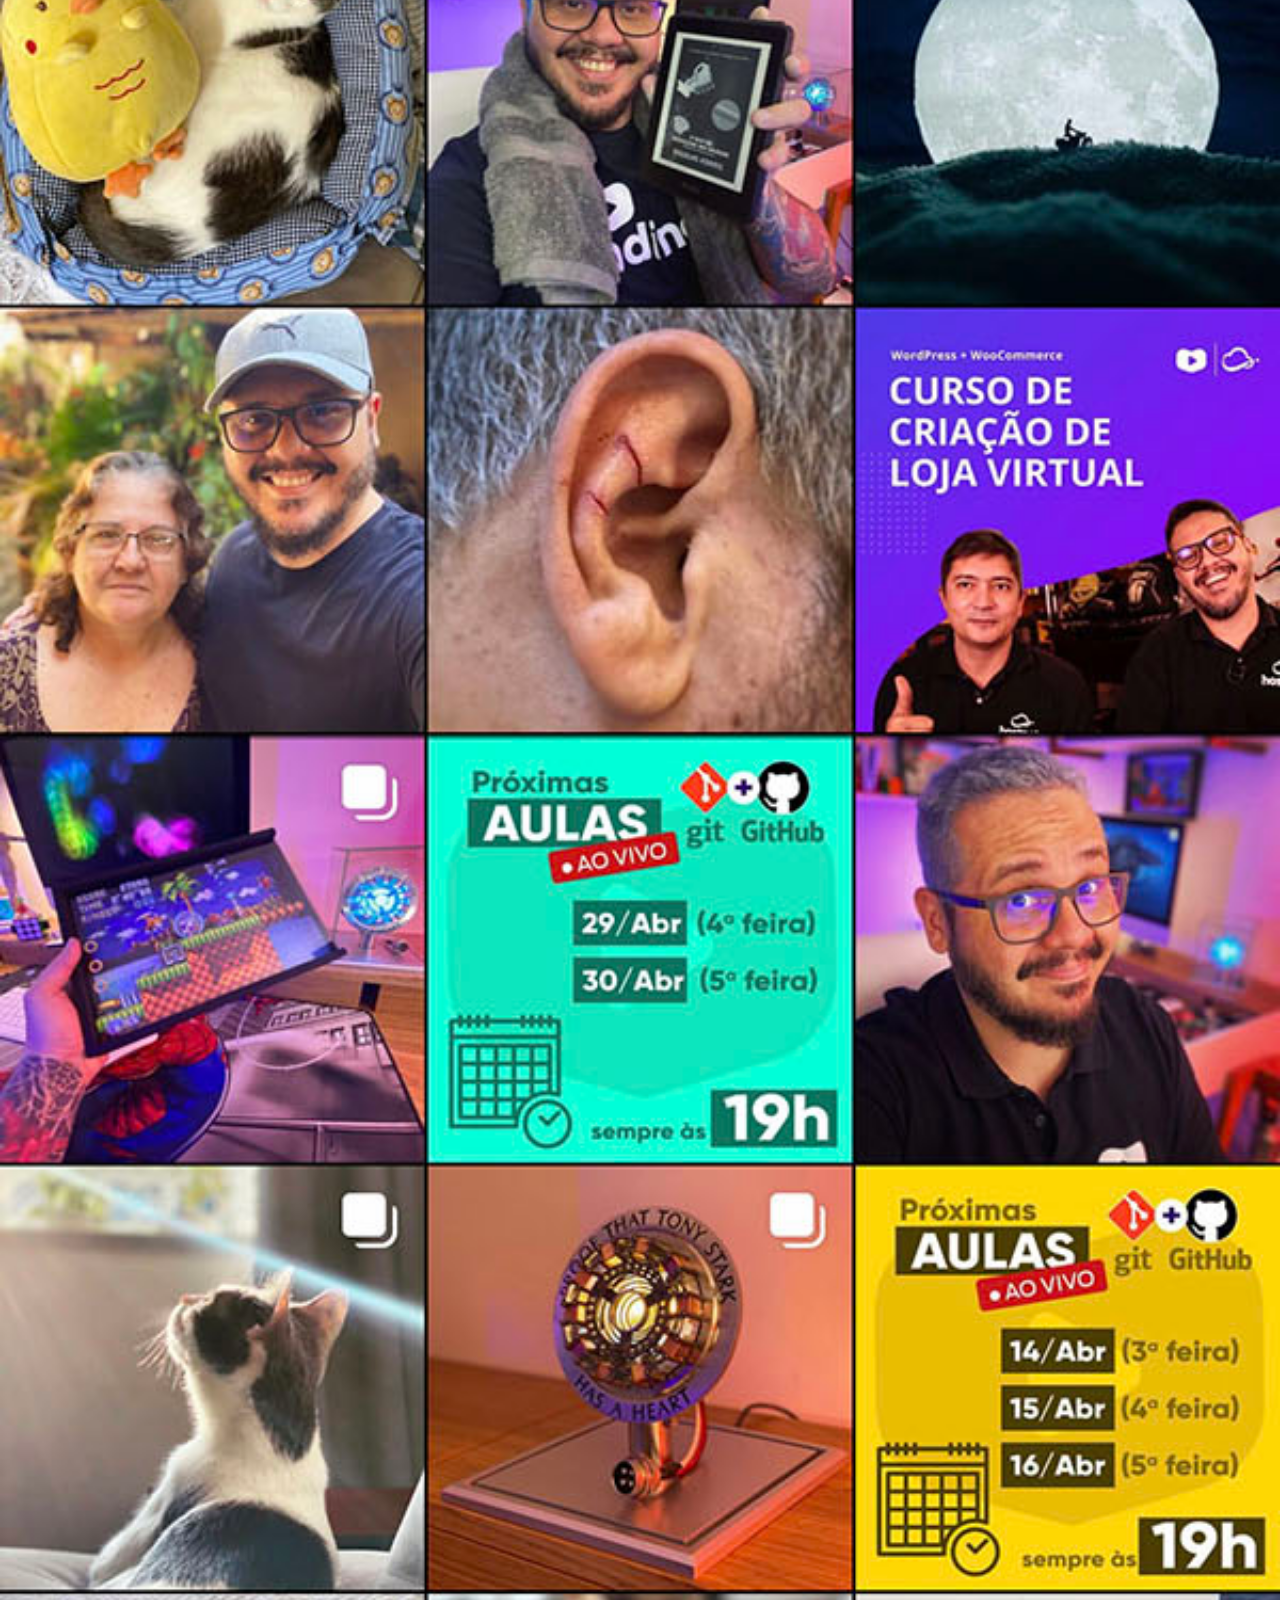
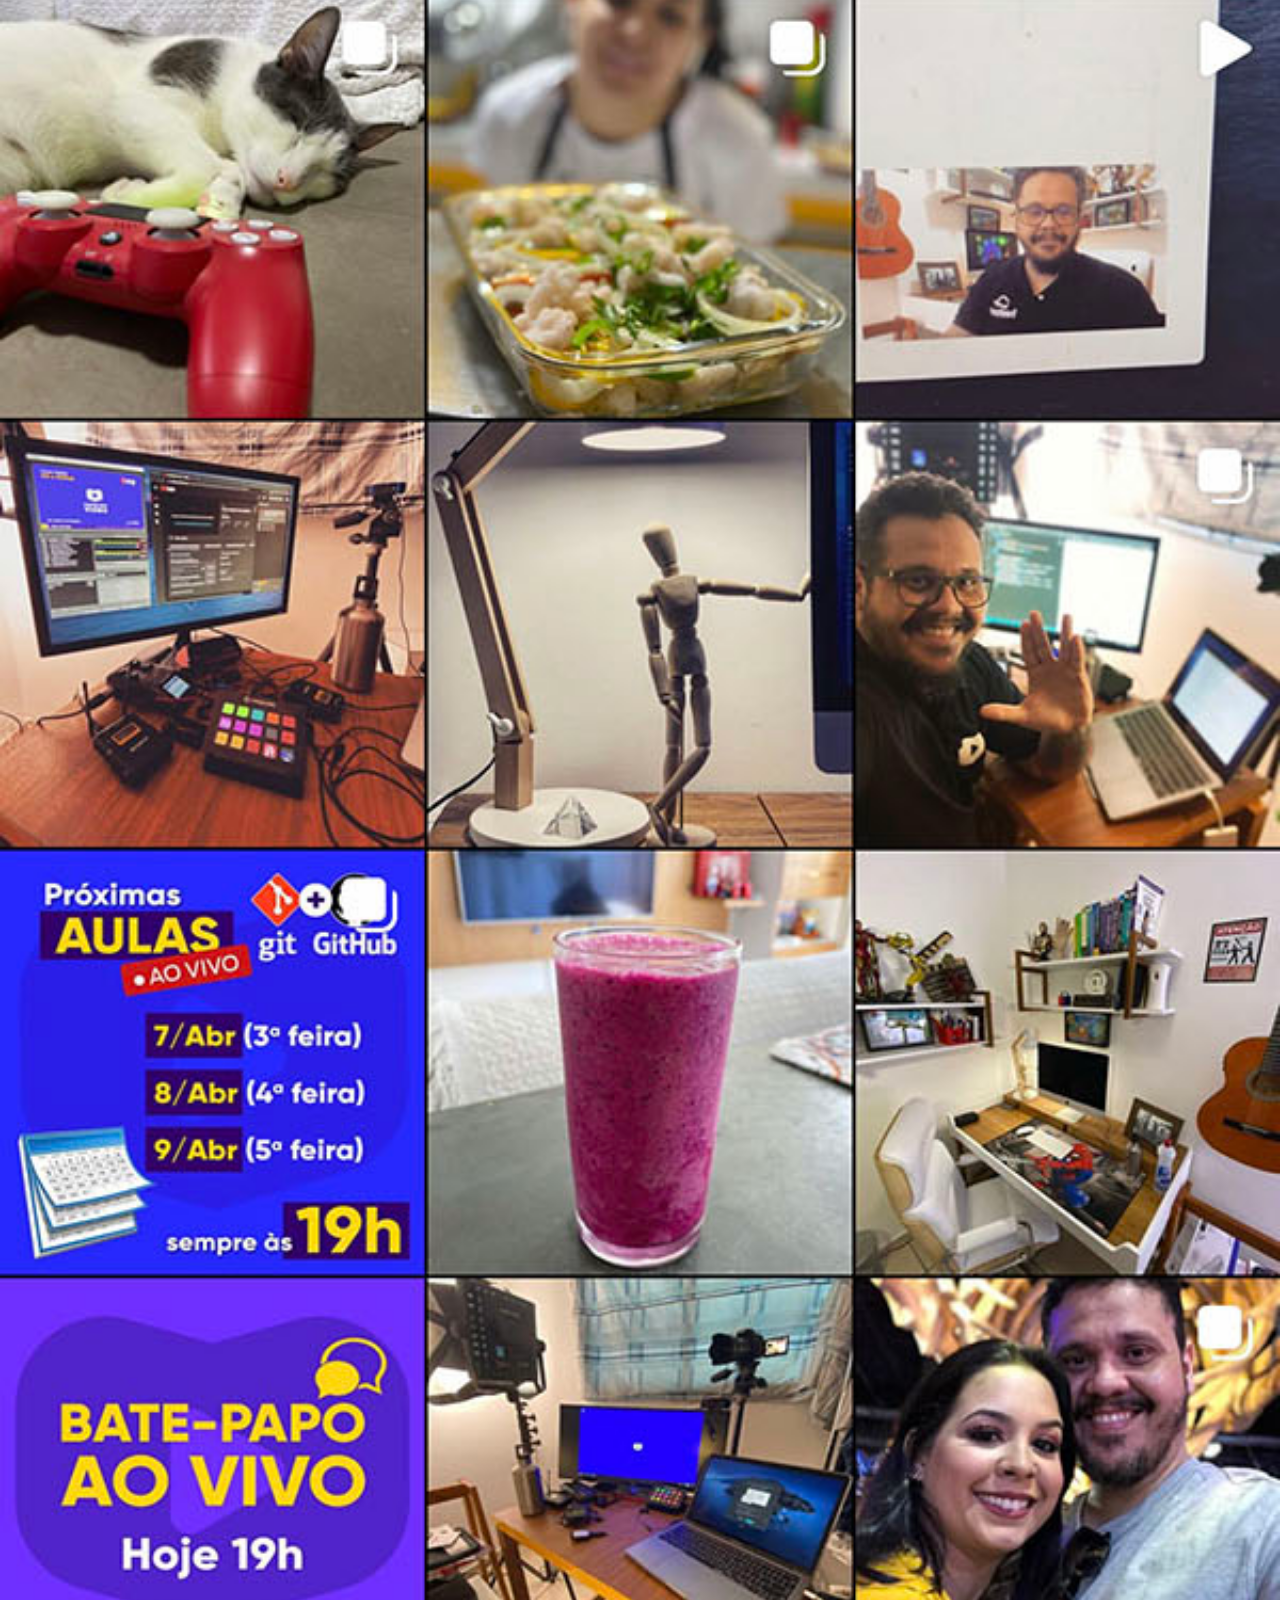
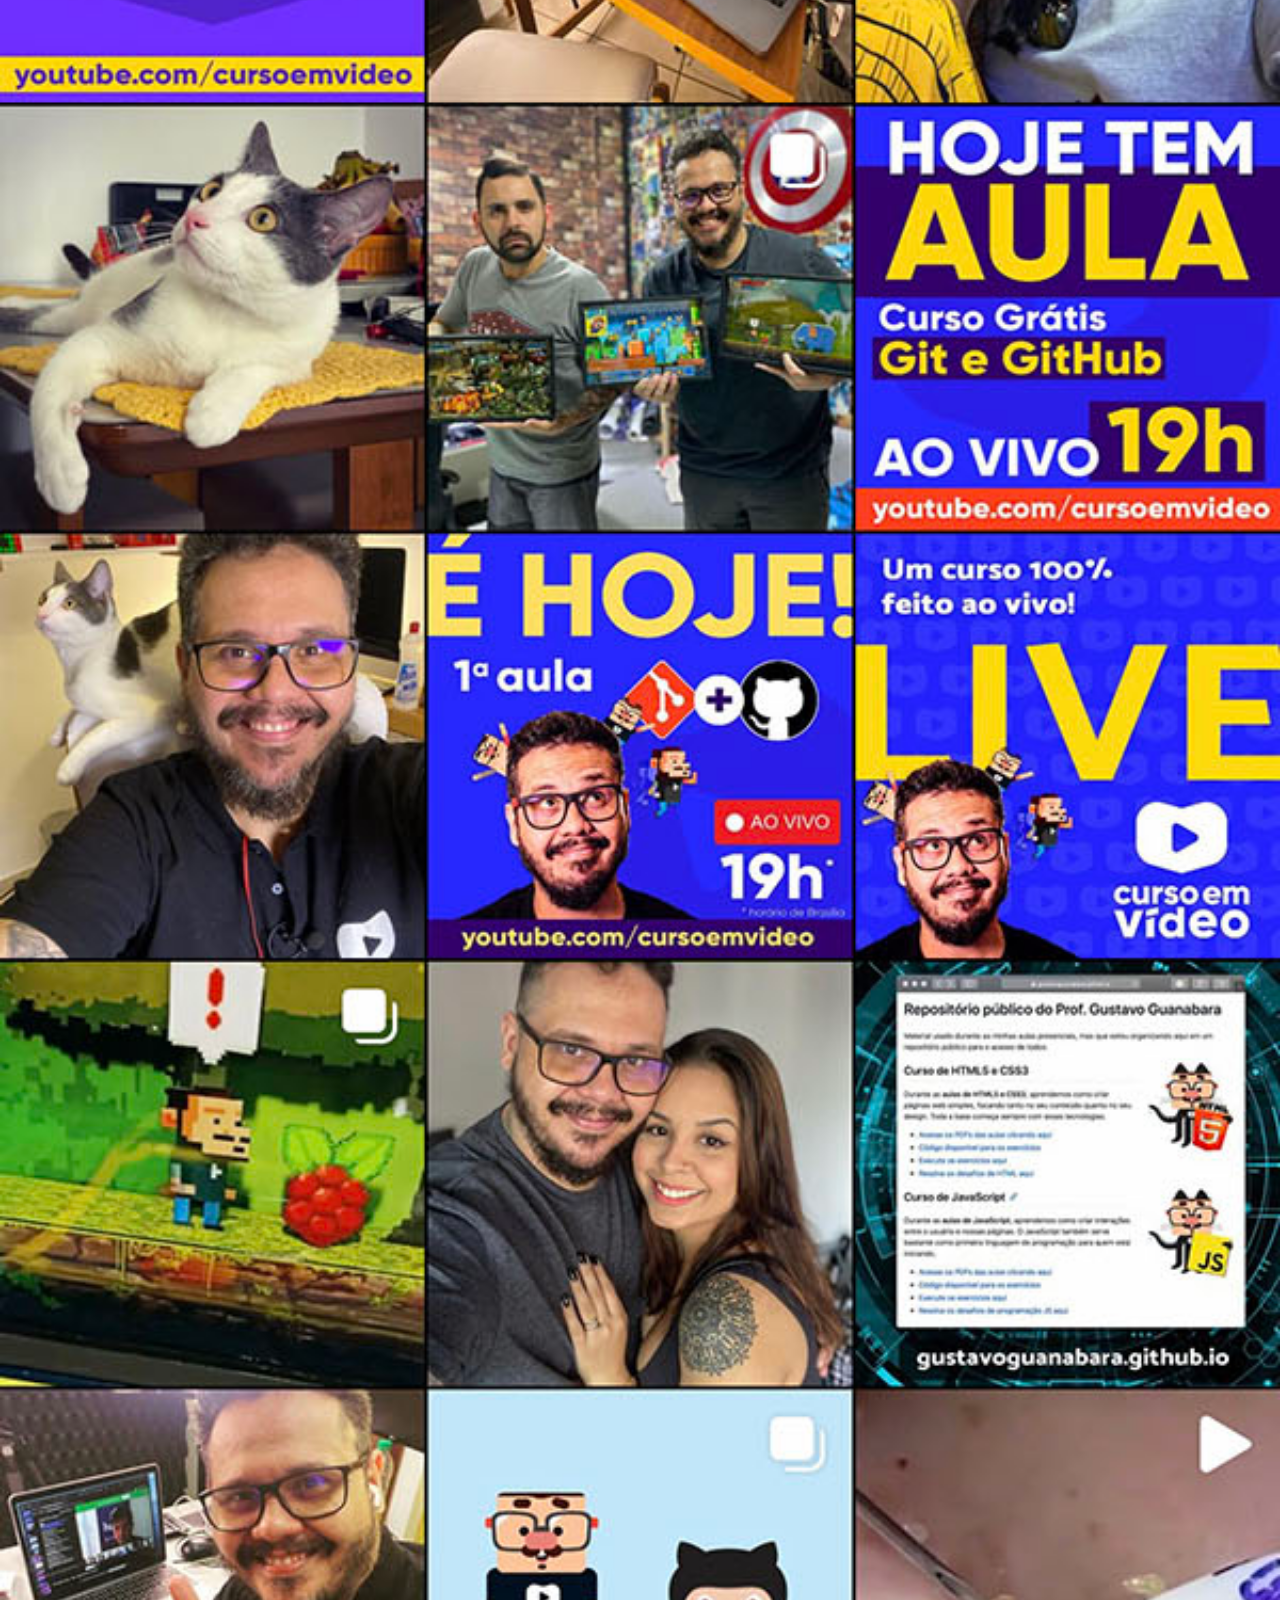
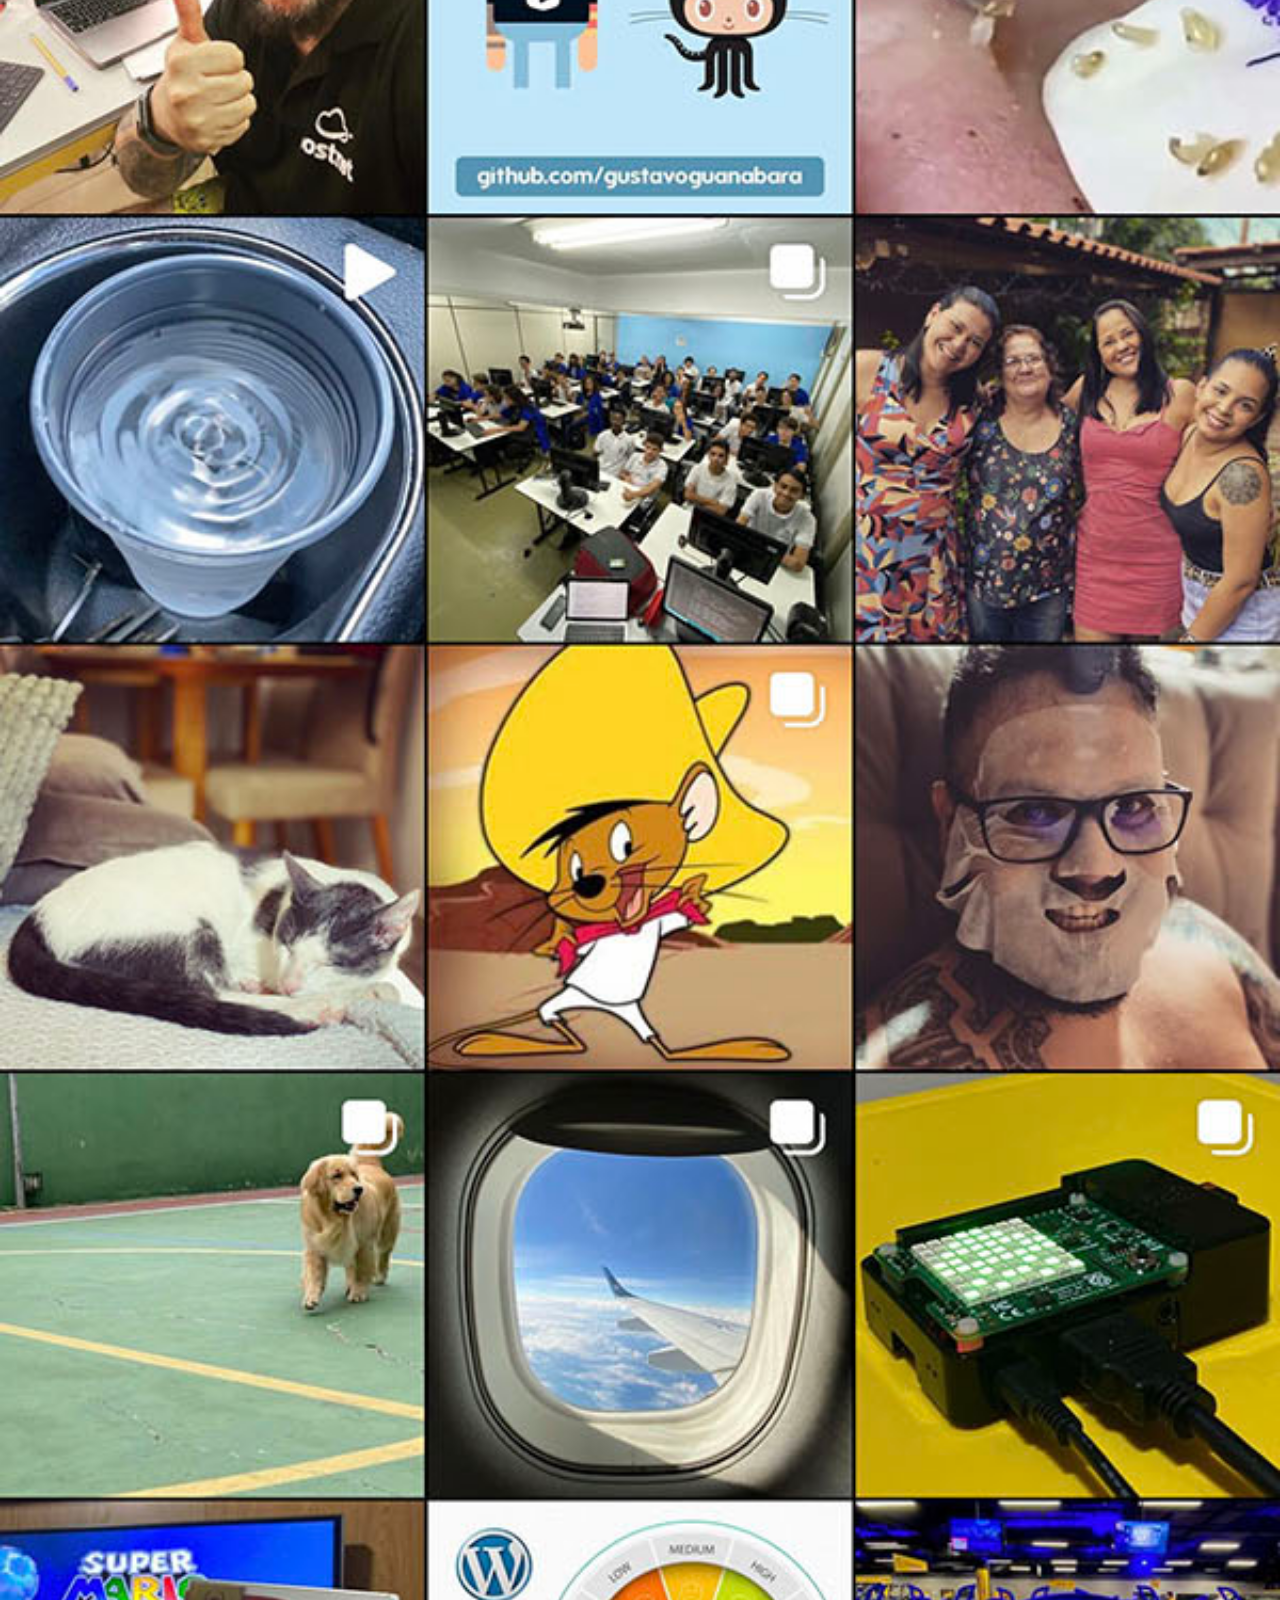
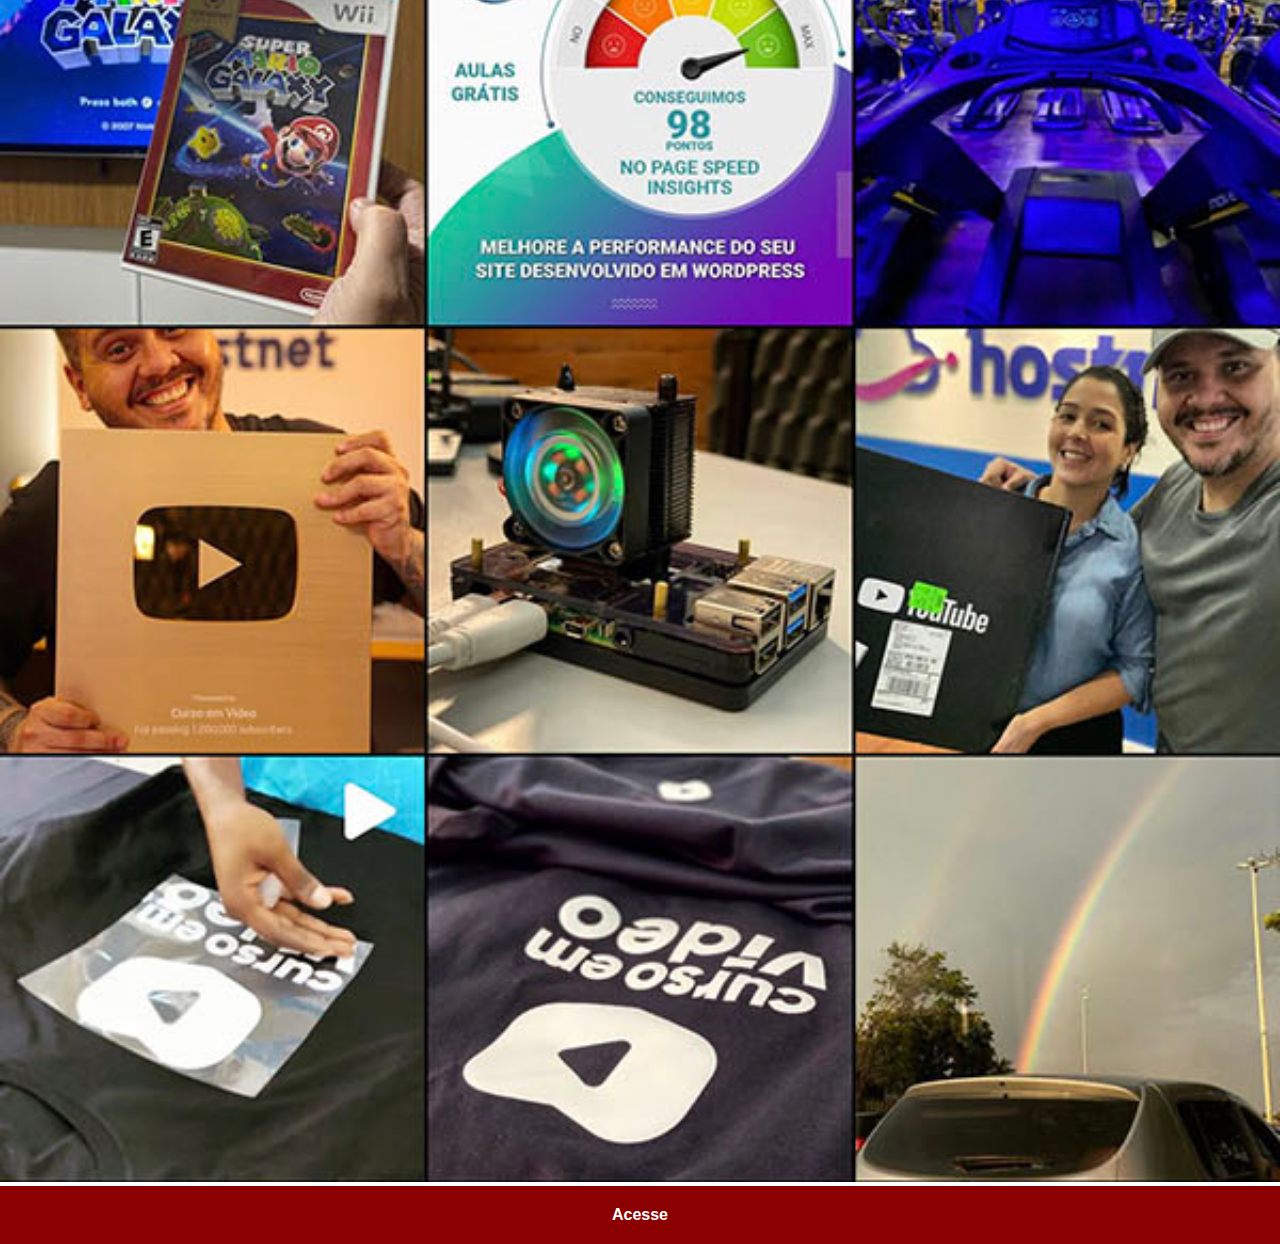
<file: instagram.html>
<!DOCTYPE html>
<html lang="pt-br">
<head>
    <meta charset="UTF-8">
    <meta name="viewport" content="width=device-width, initial-scale=1.0">
    <title>Instagram</title>
    <link rel="stylesheet" href="estilos/social.css">
</head>
<body>
    <img src="imagens/tela-instagram.jpg" alt="Instagram">
    <a href="https://www.instagram.com/gustavoguanabara" target="_blank">Acesse</a>
</body>
</html>
</file>
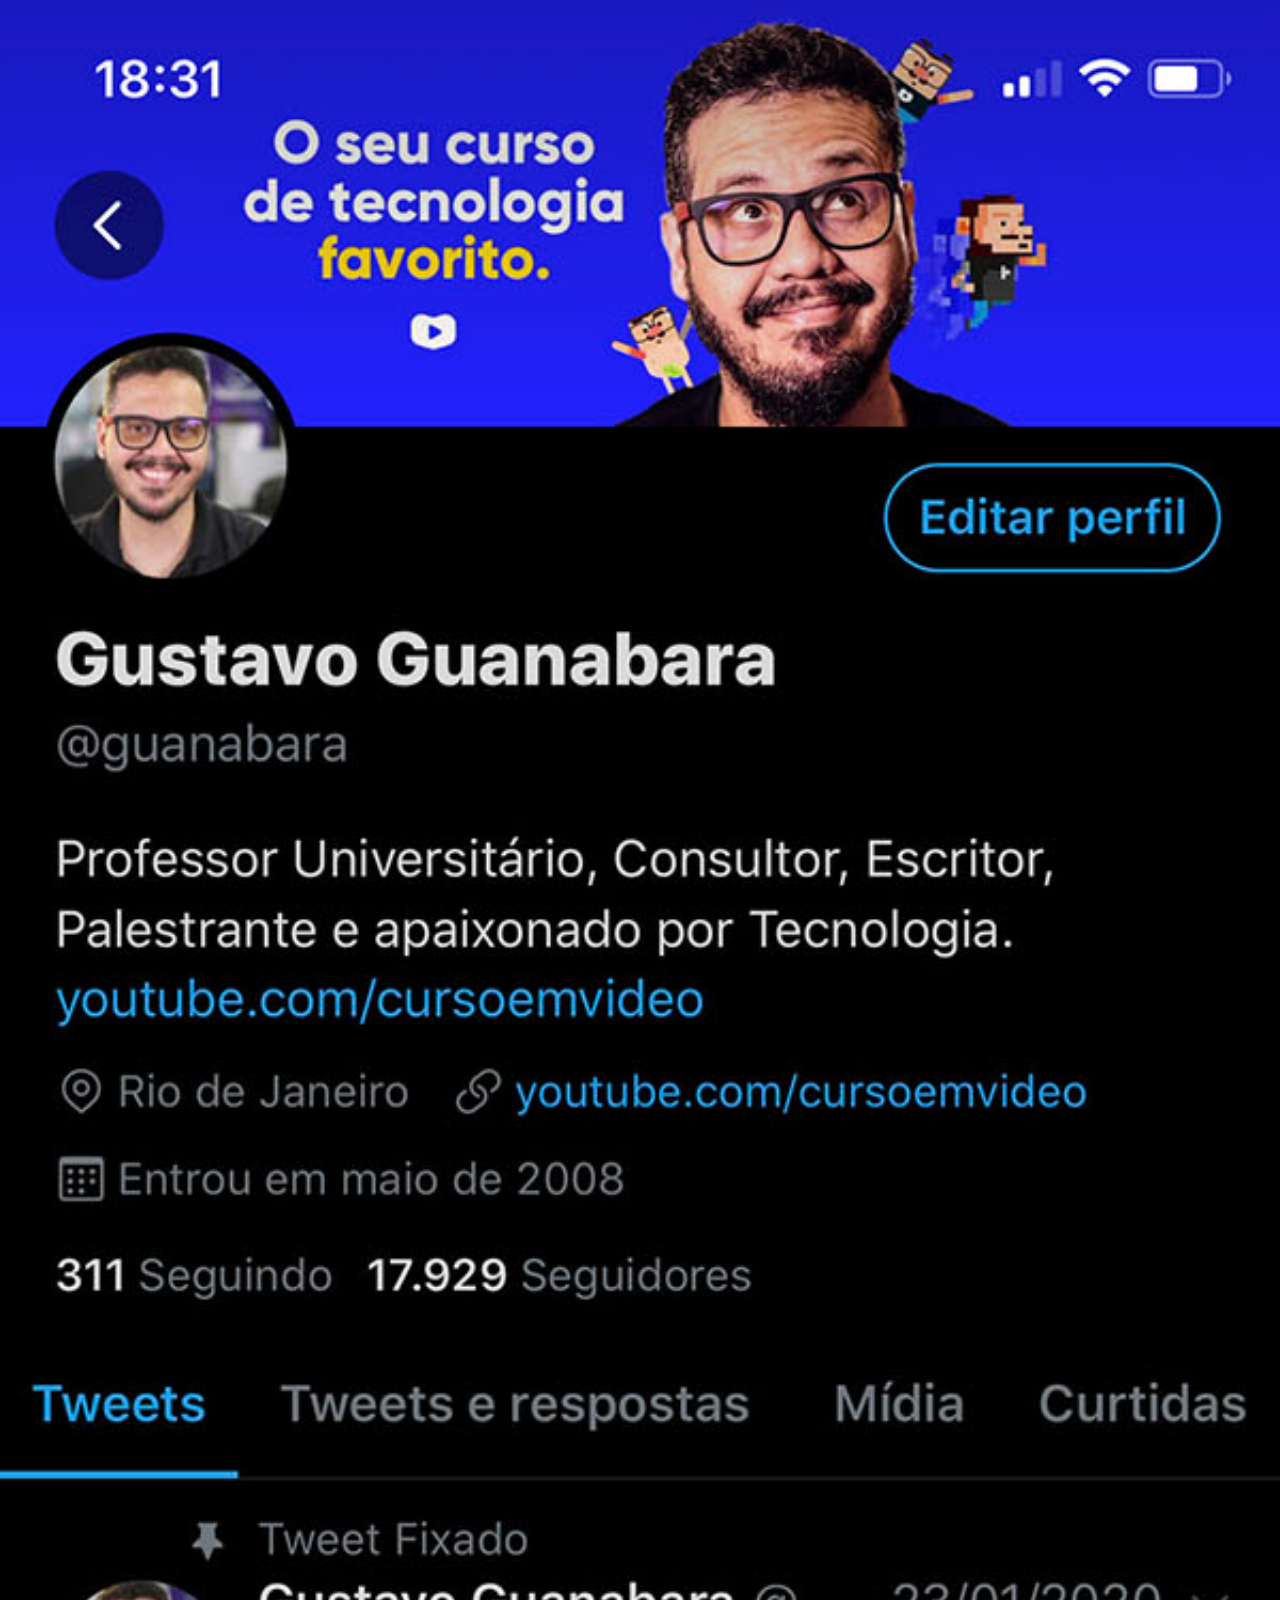
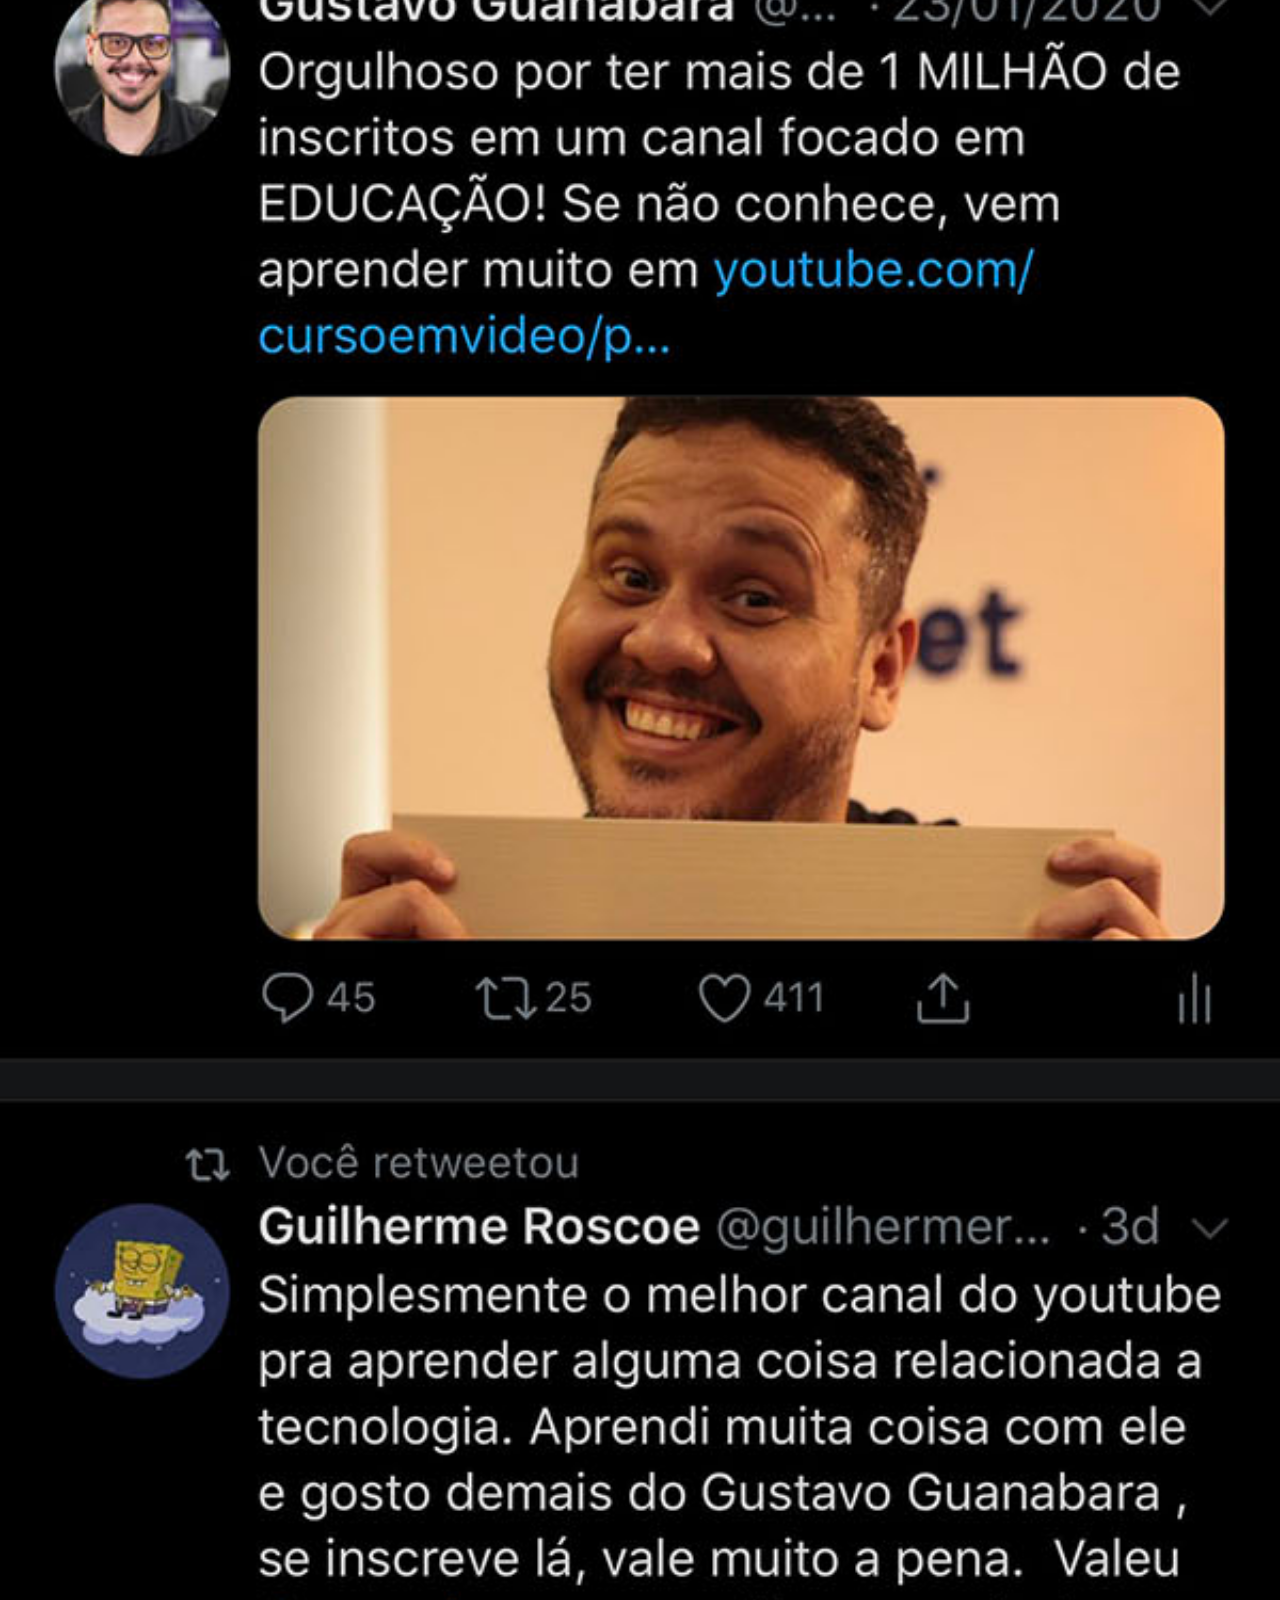
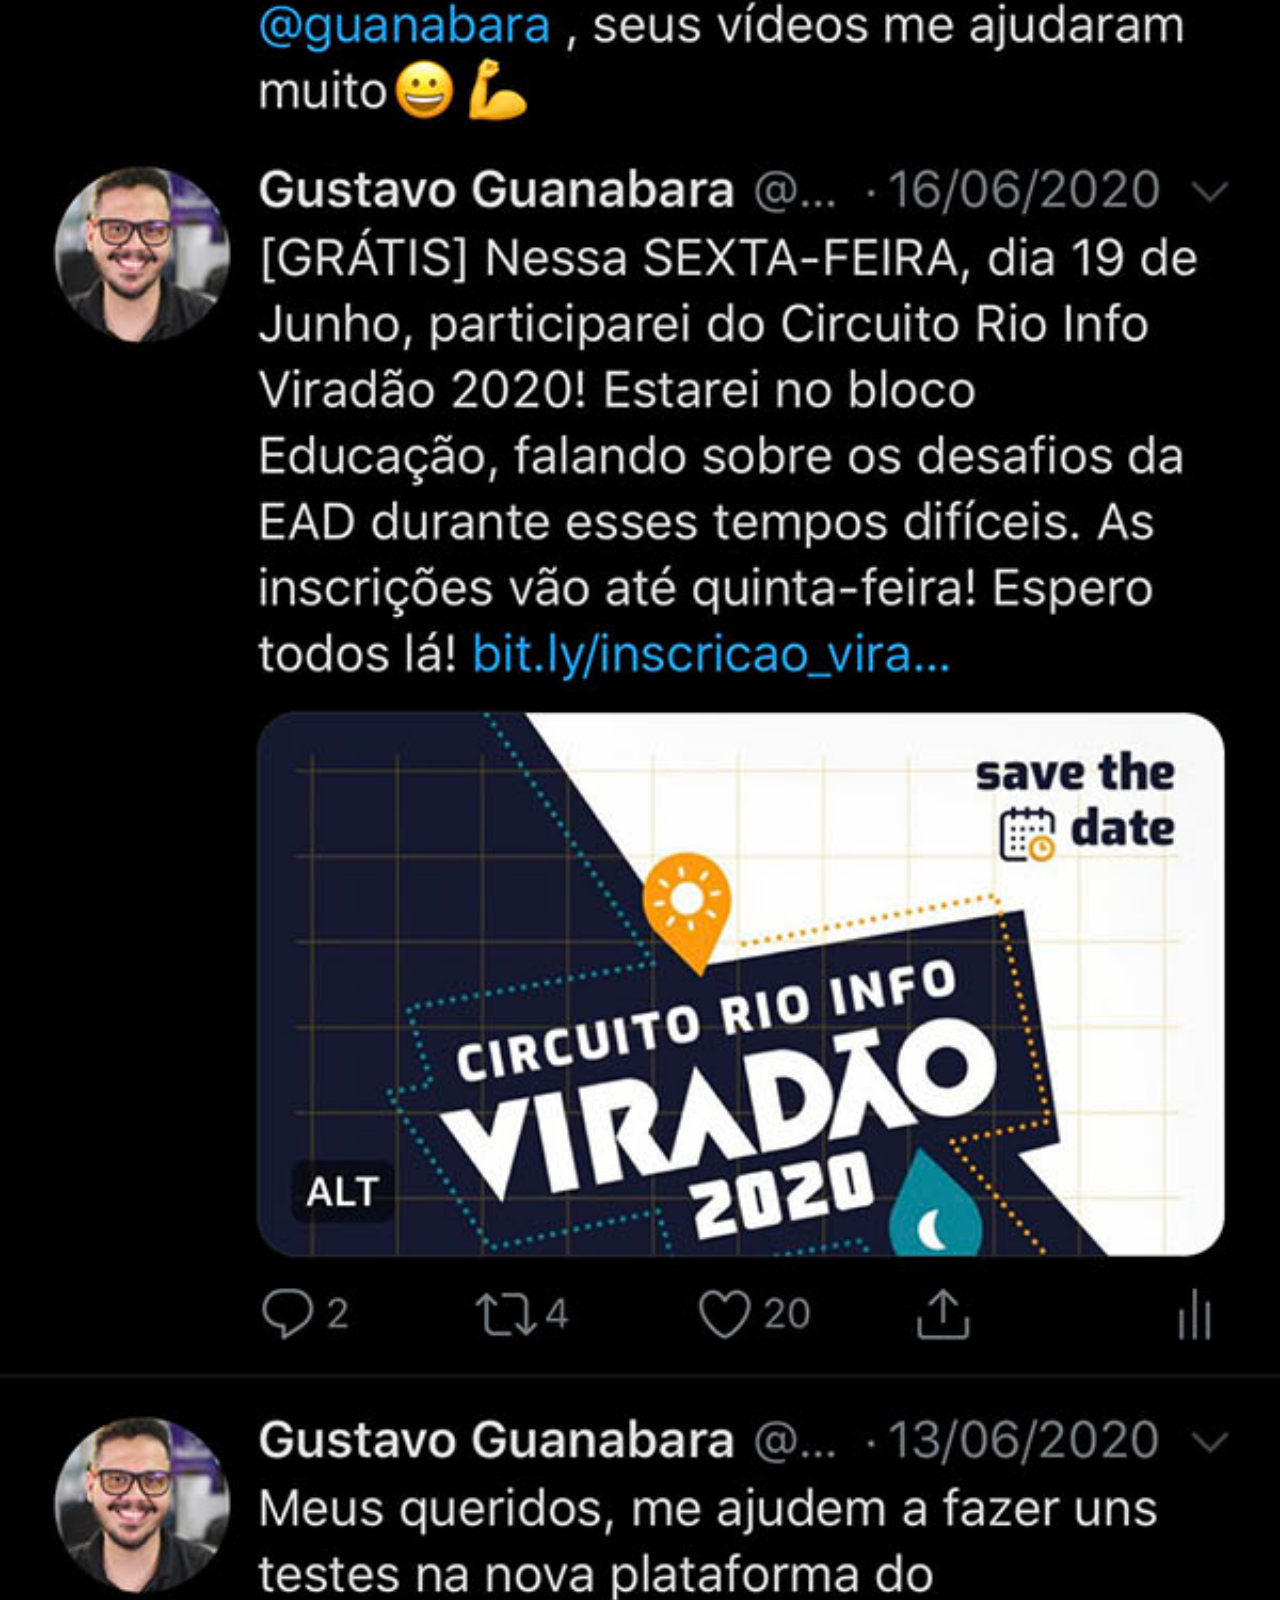
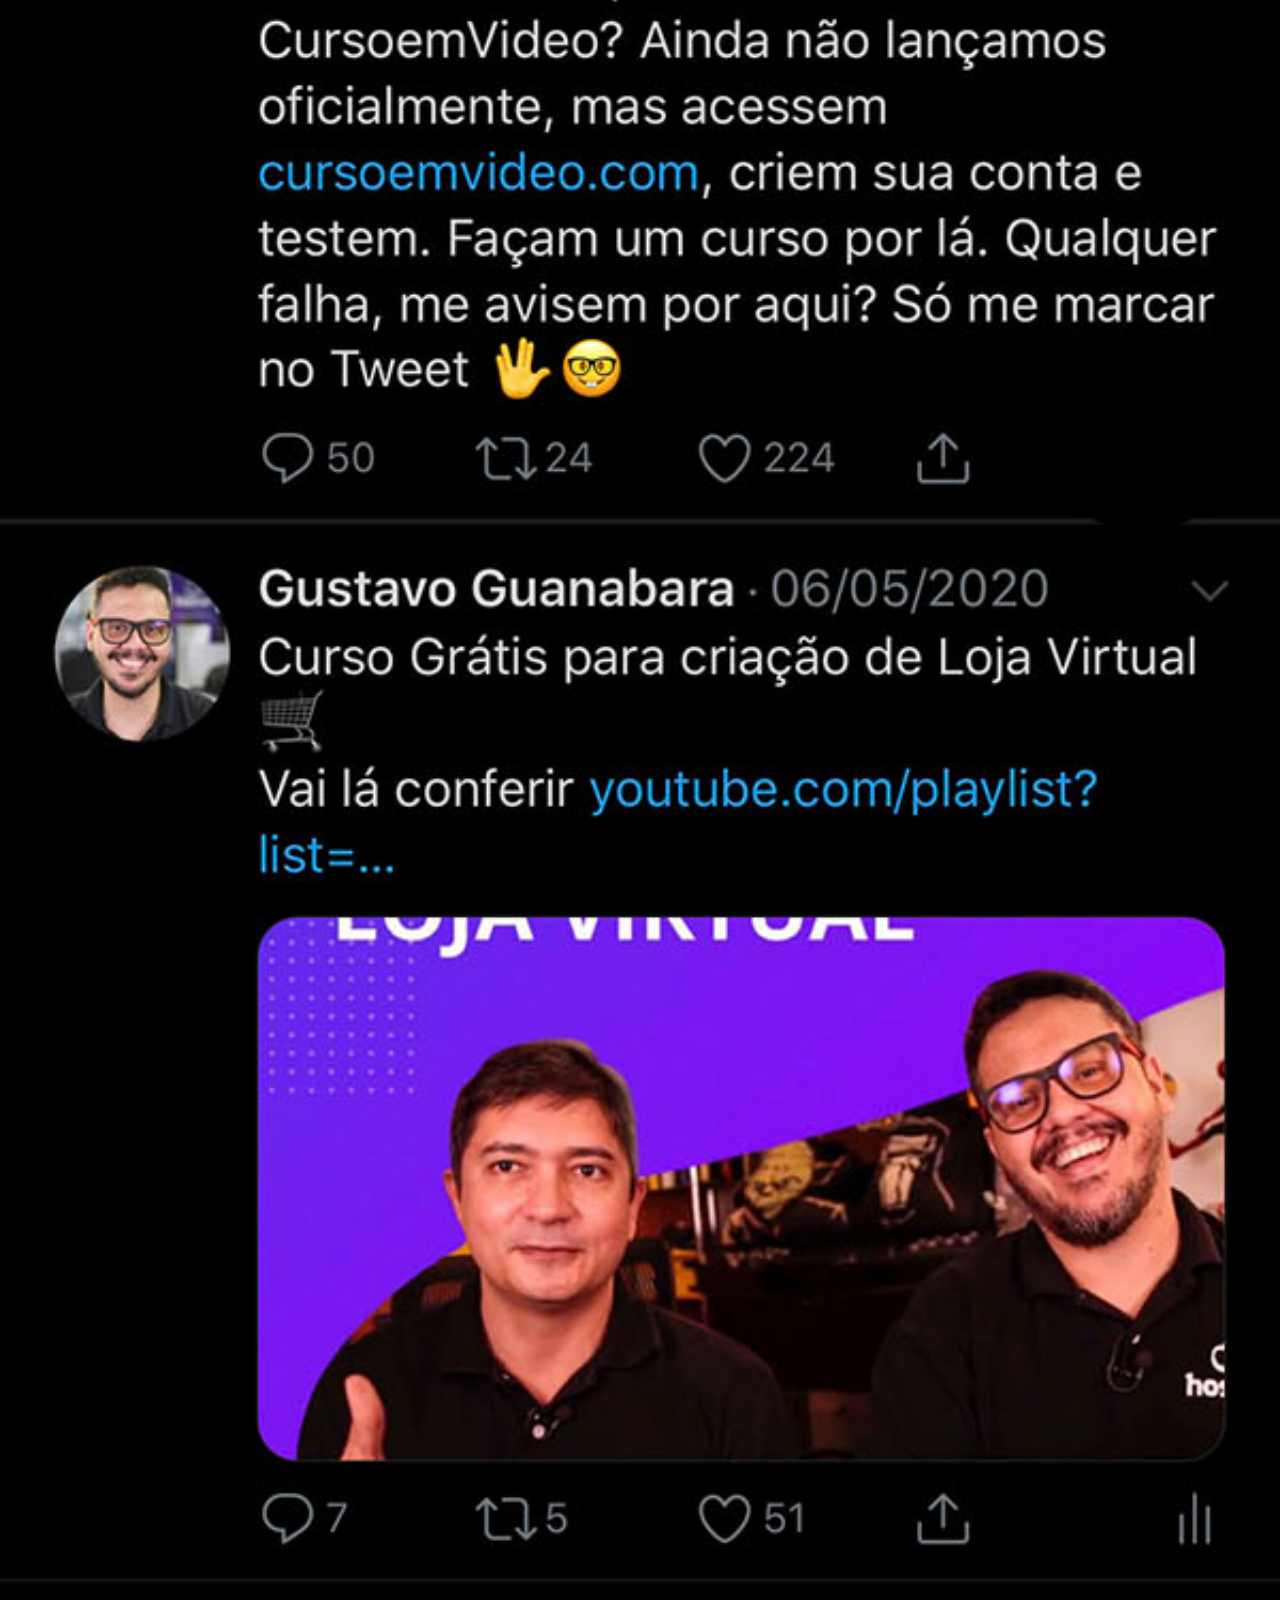
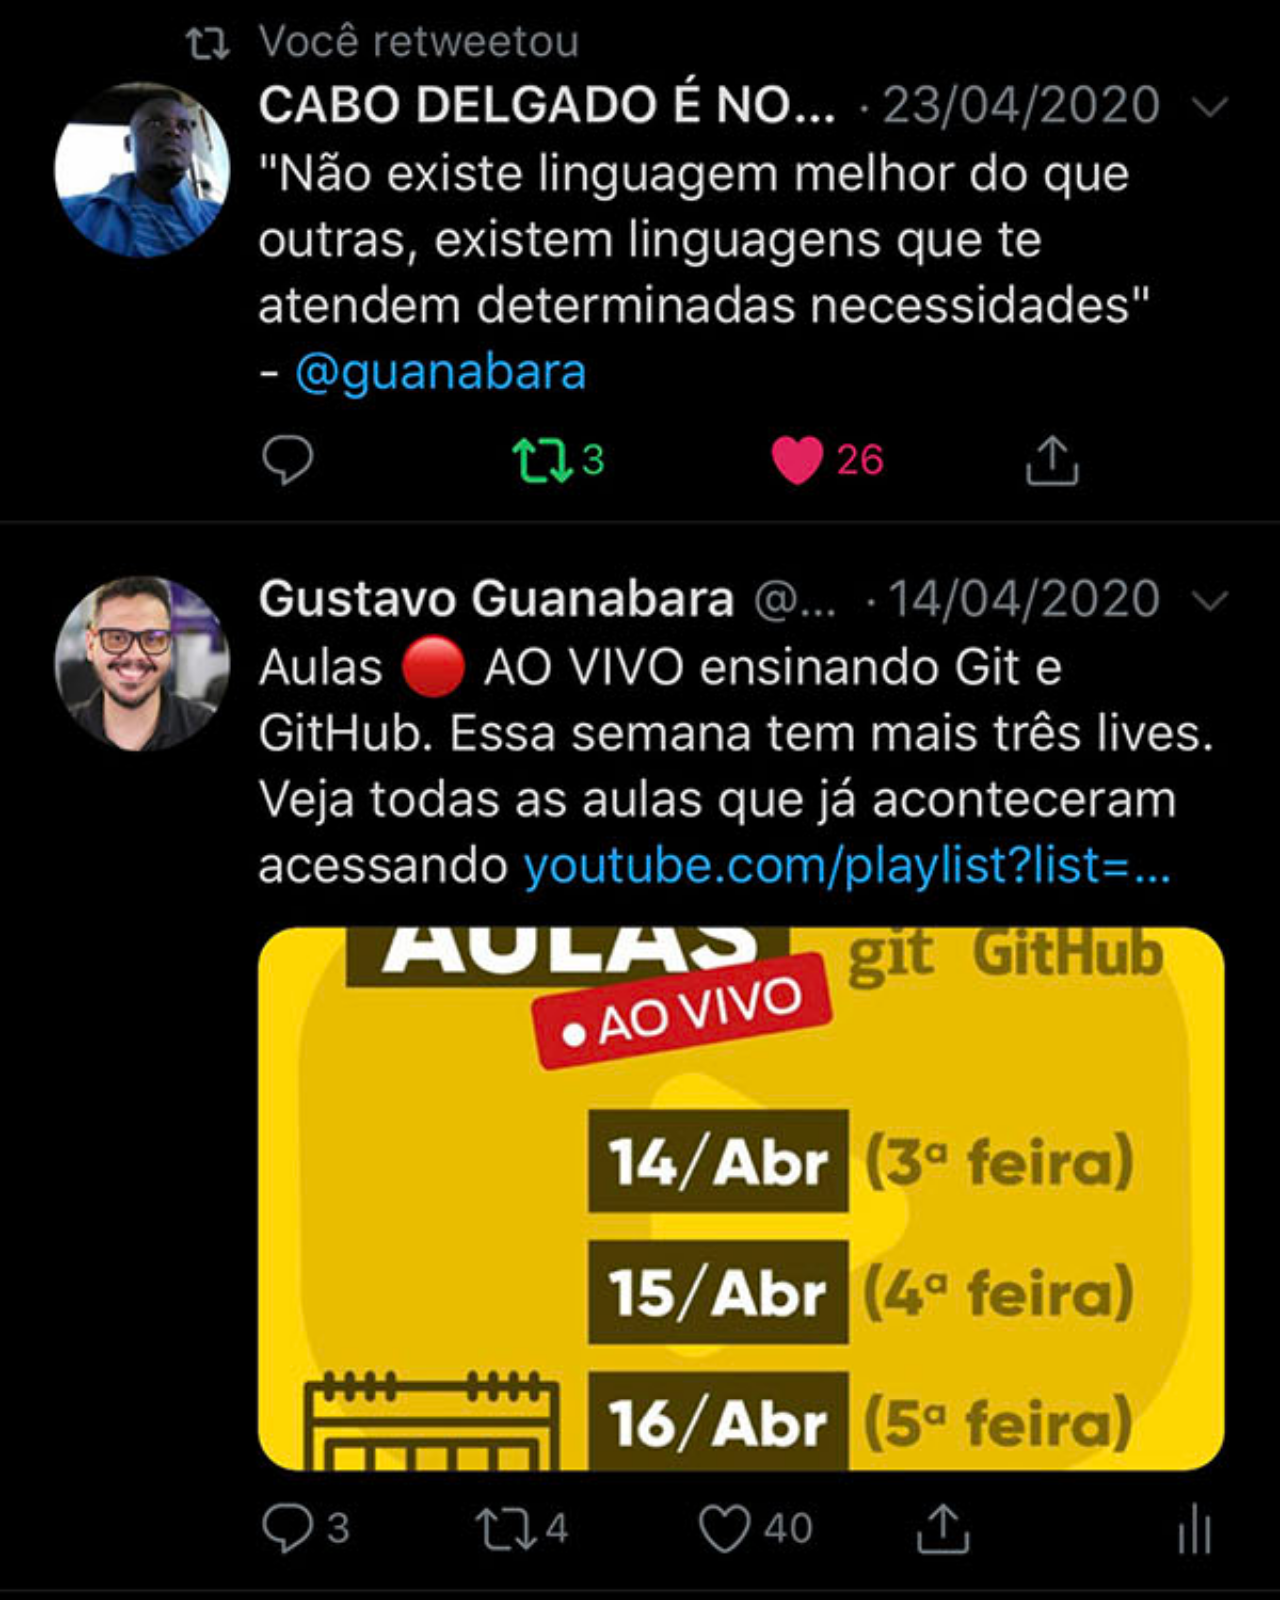
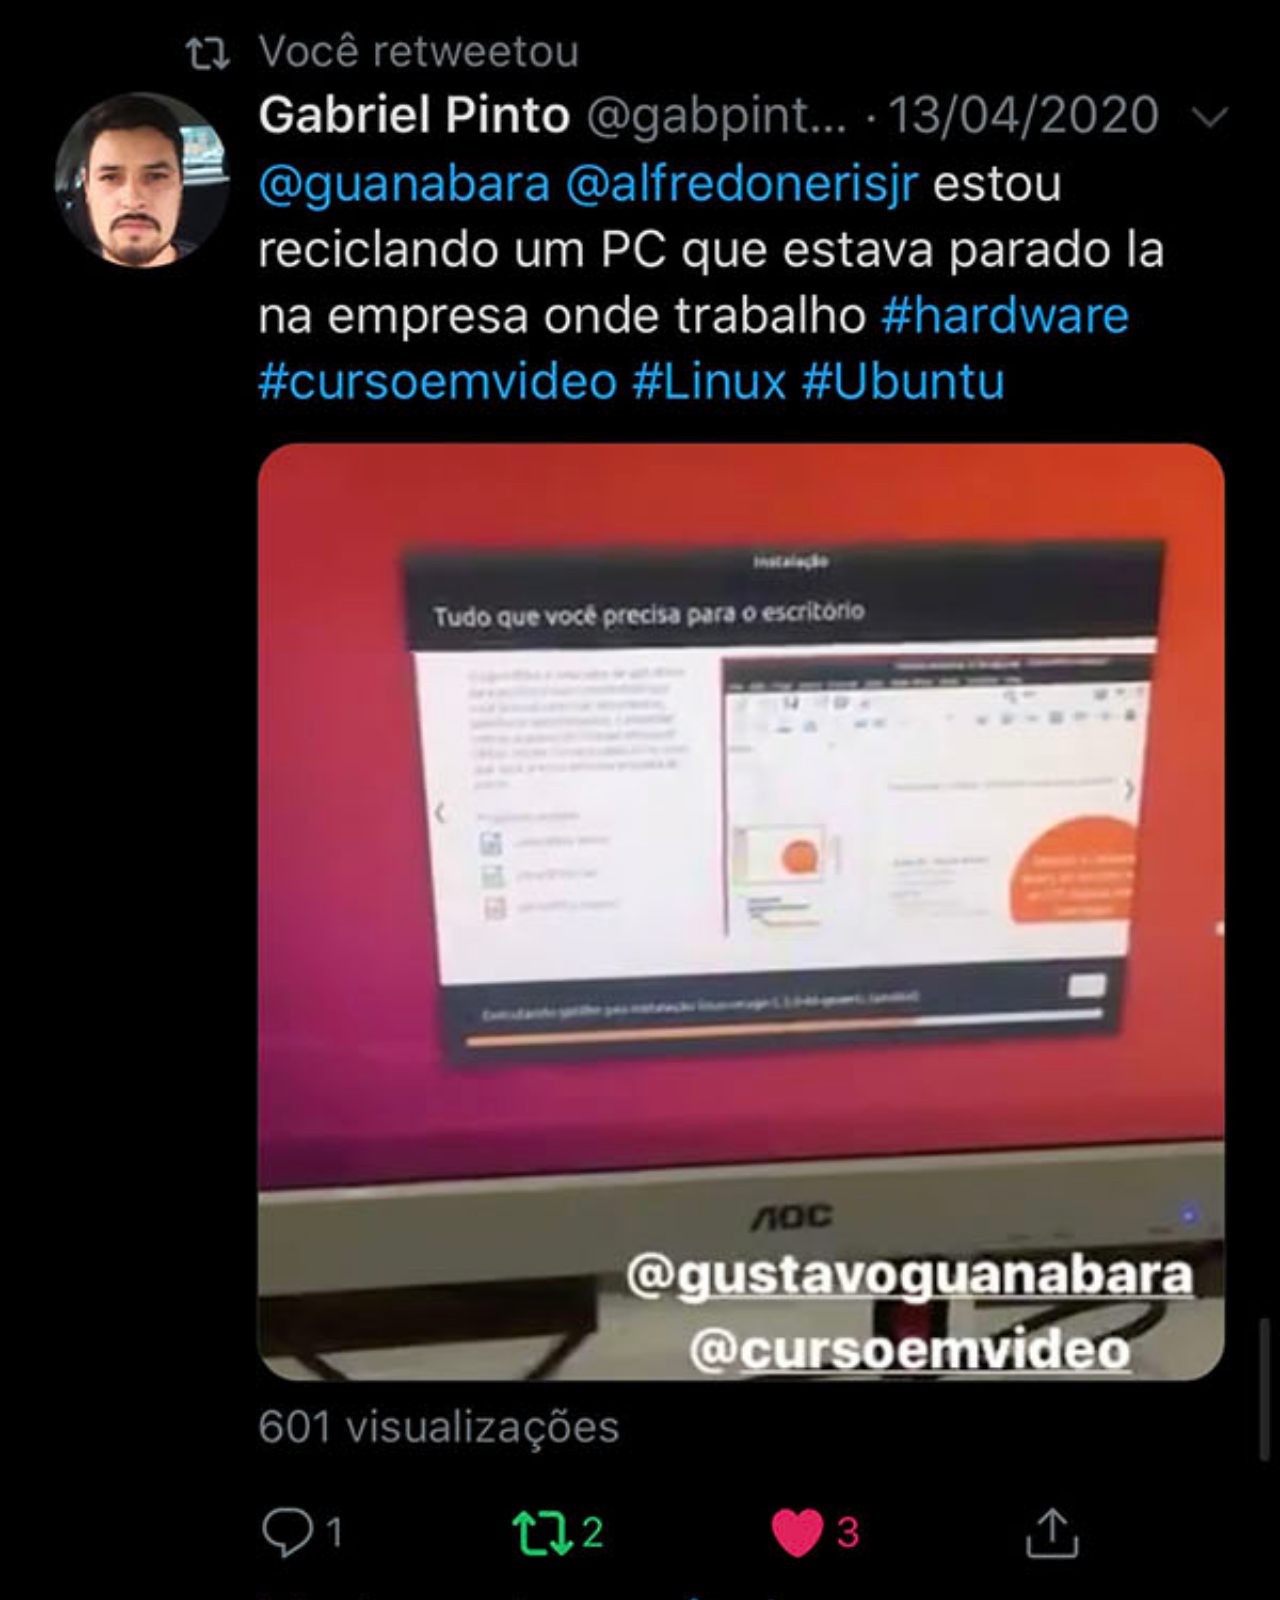
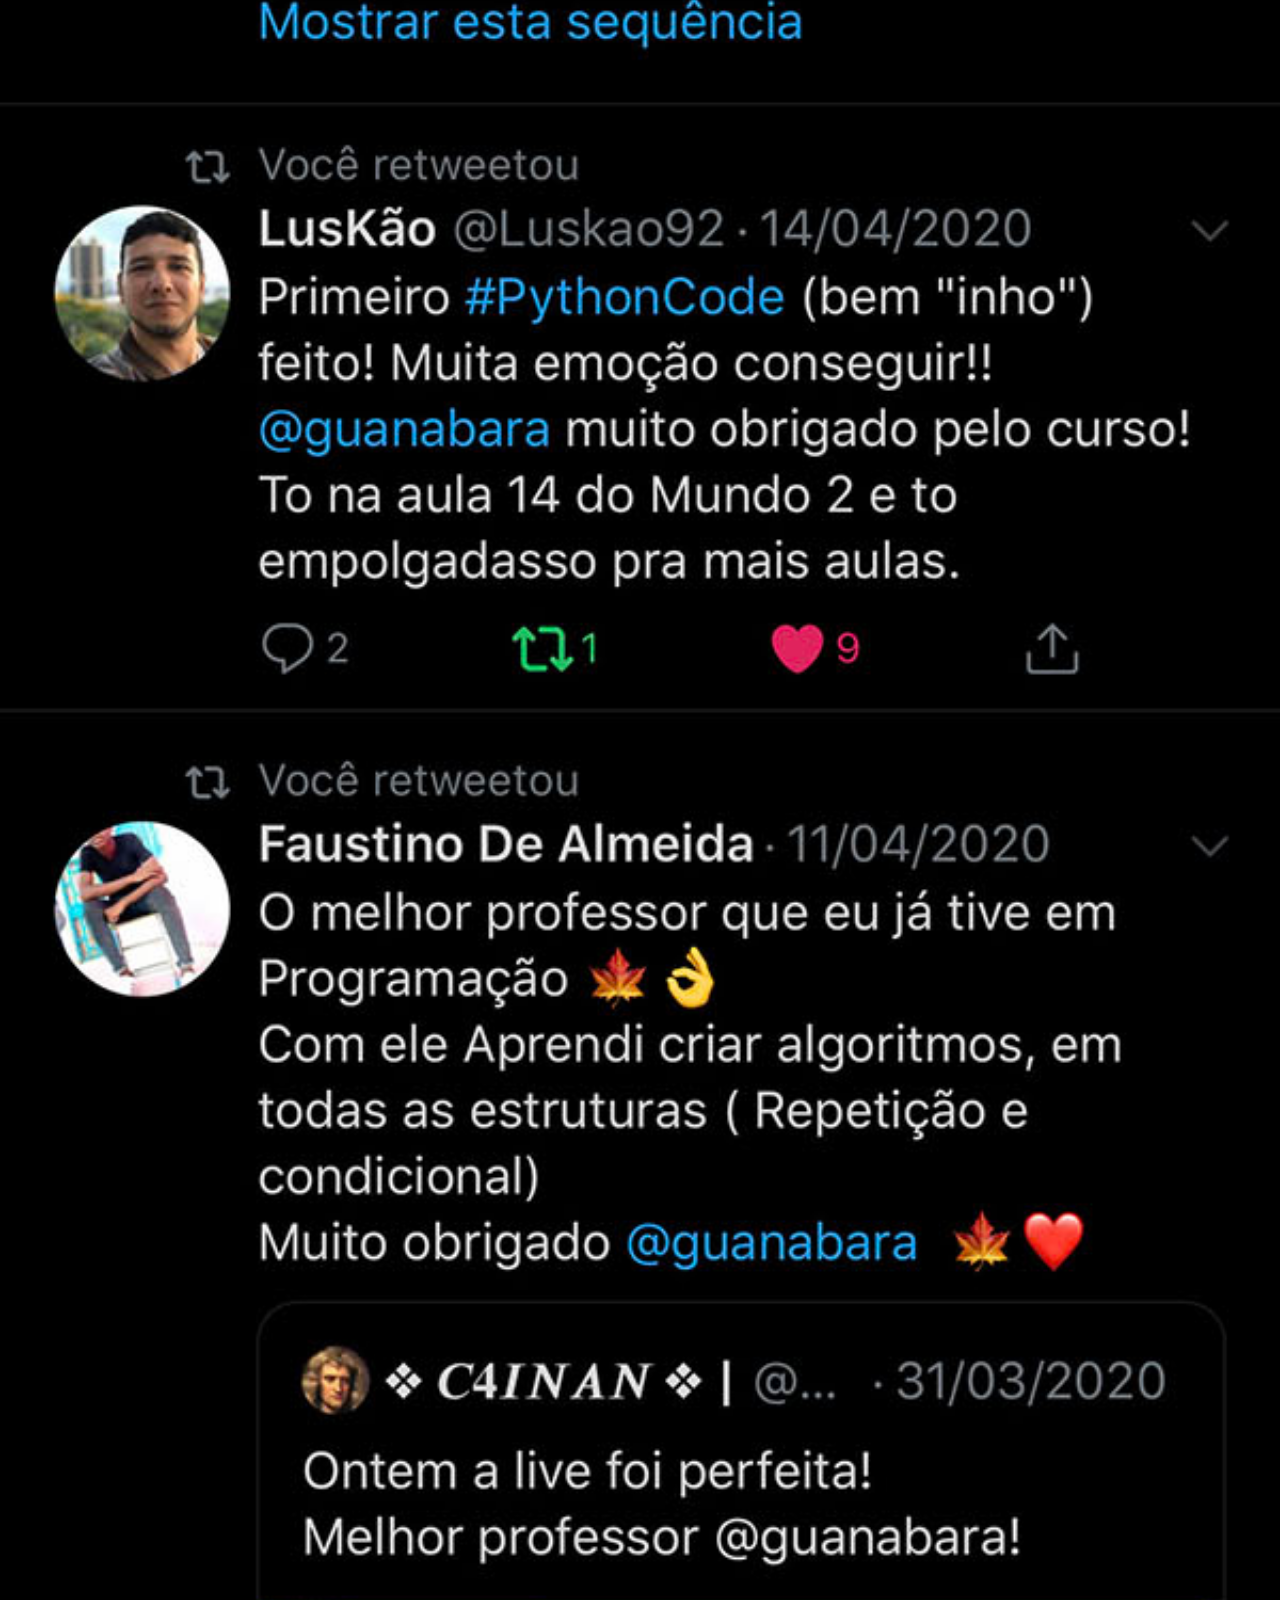
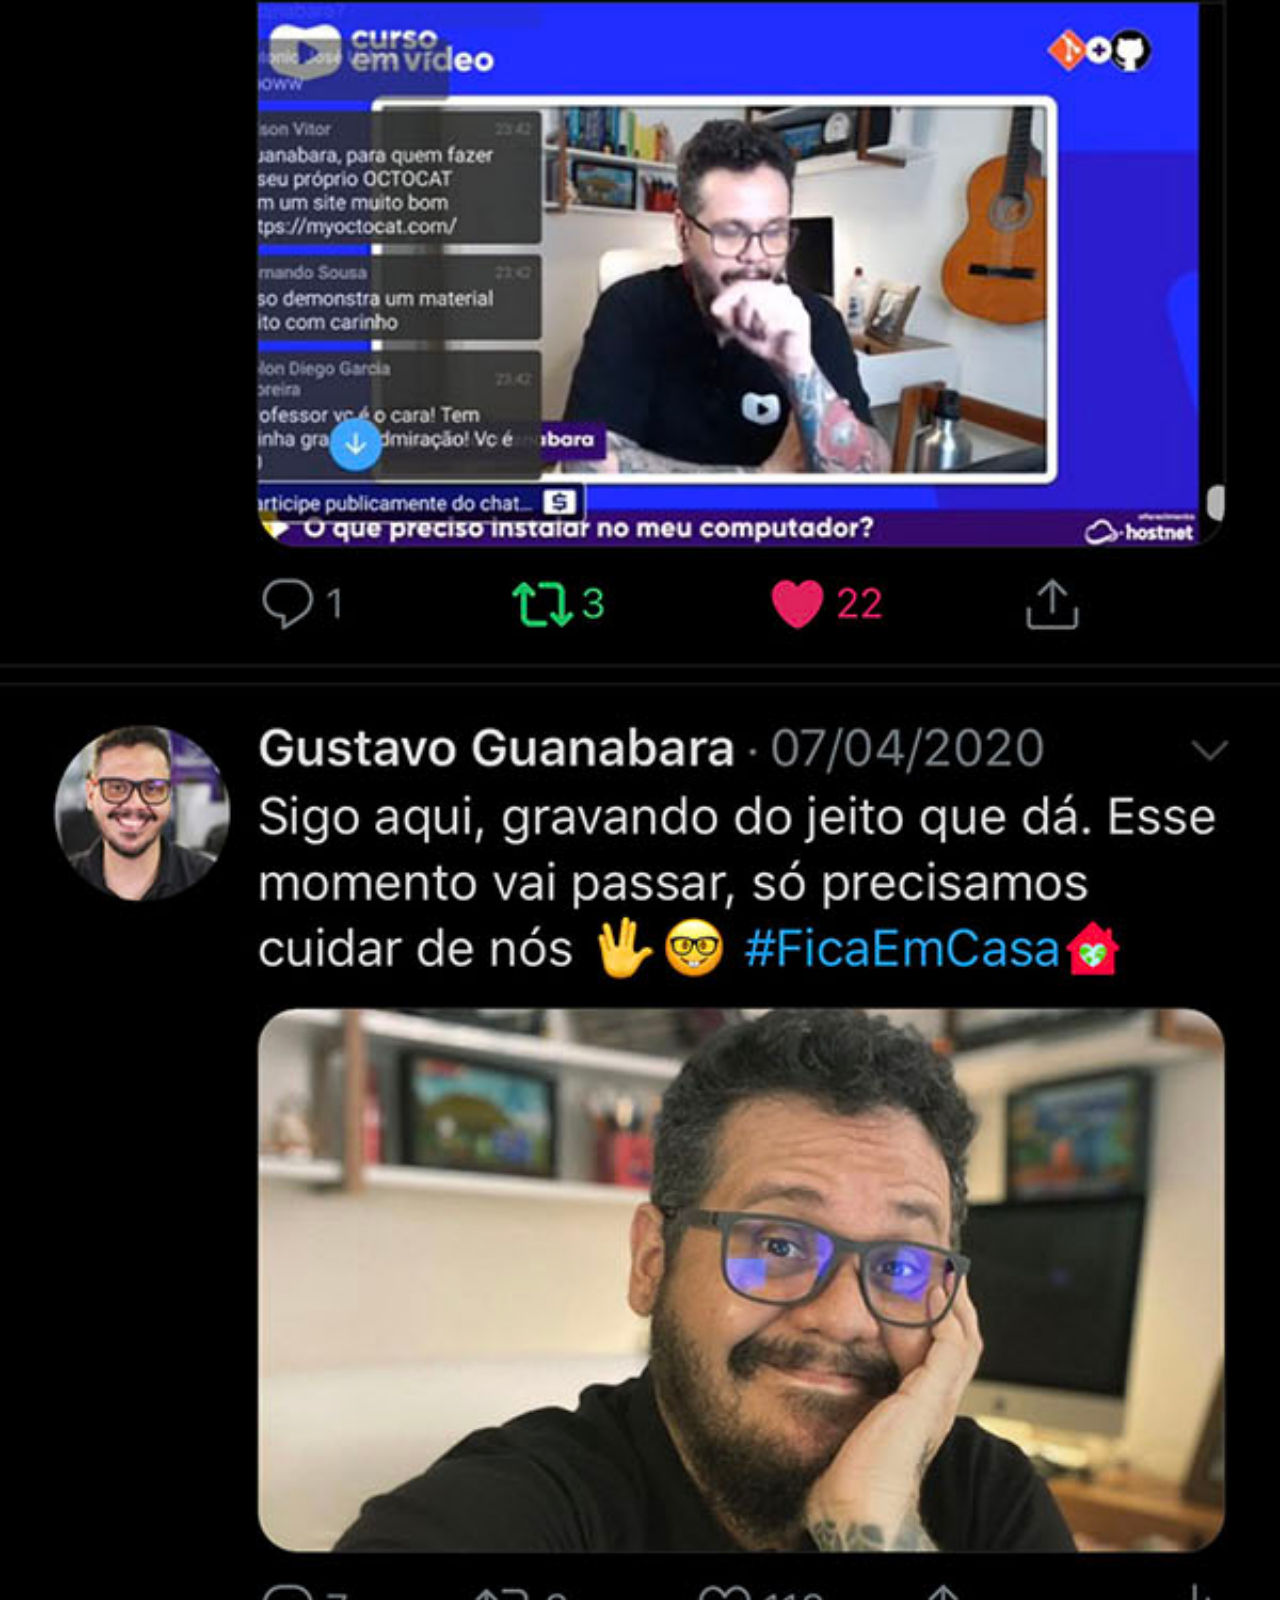
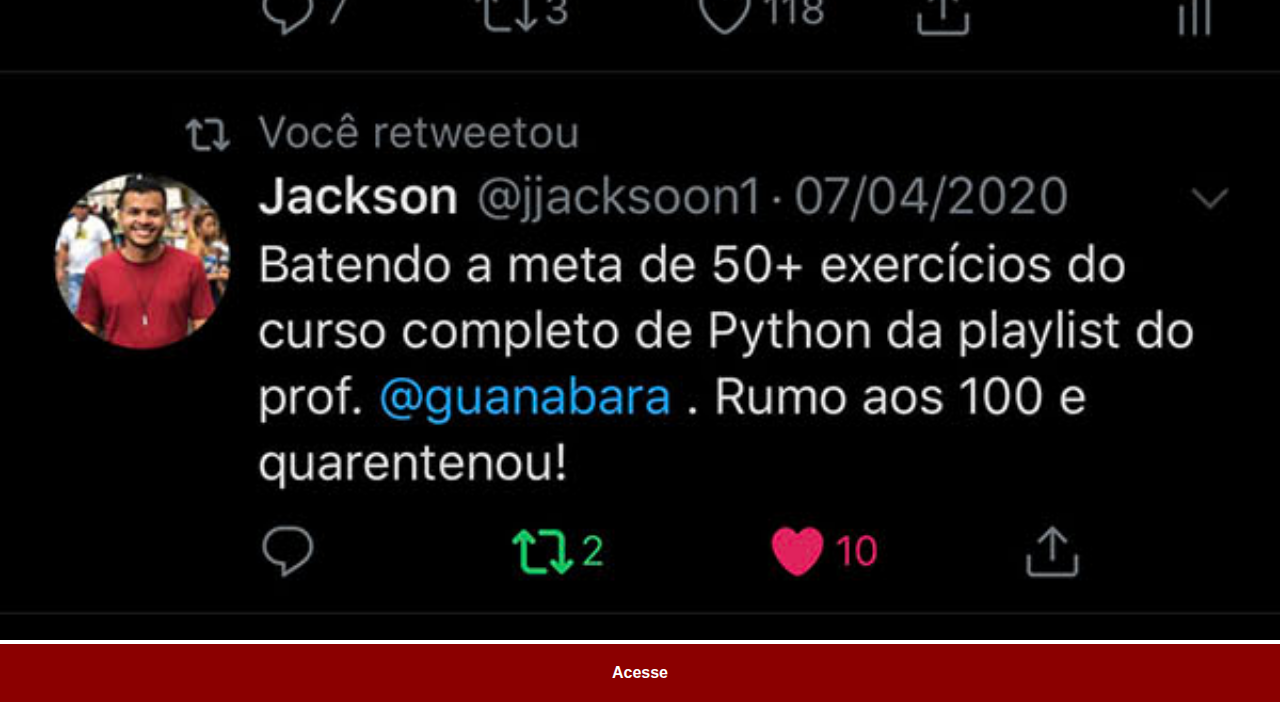
<file: twitter.html>
<!DOCTYPE html>
<html lang="pt-br">
<head>
    <meta charset="UTF-8">
    <meta name="viewport" content="width=device-width, initial-scale=1.0">
    <title>Twitter</title>
    <link rel="stylesheet" href="estilos/social.css">
</head>
<body>
    <img src="imagens/tela-twitter.jpg" alt="Twitter">
    <a href="http://twitter.com/cursosemvideo" target="_blank" rel="noopener noreferrer">Acesse</a>
</body>
</html>
</file>
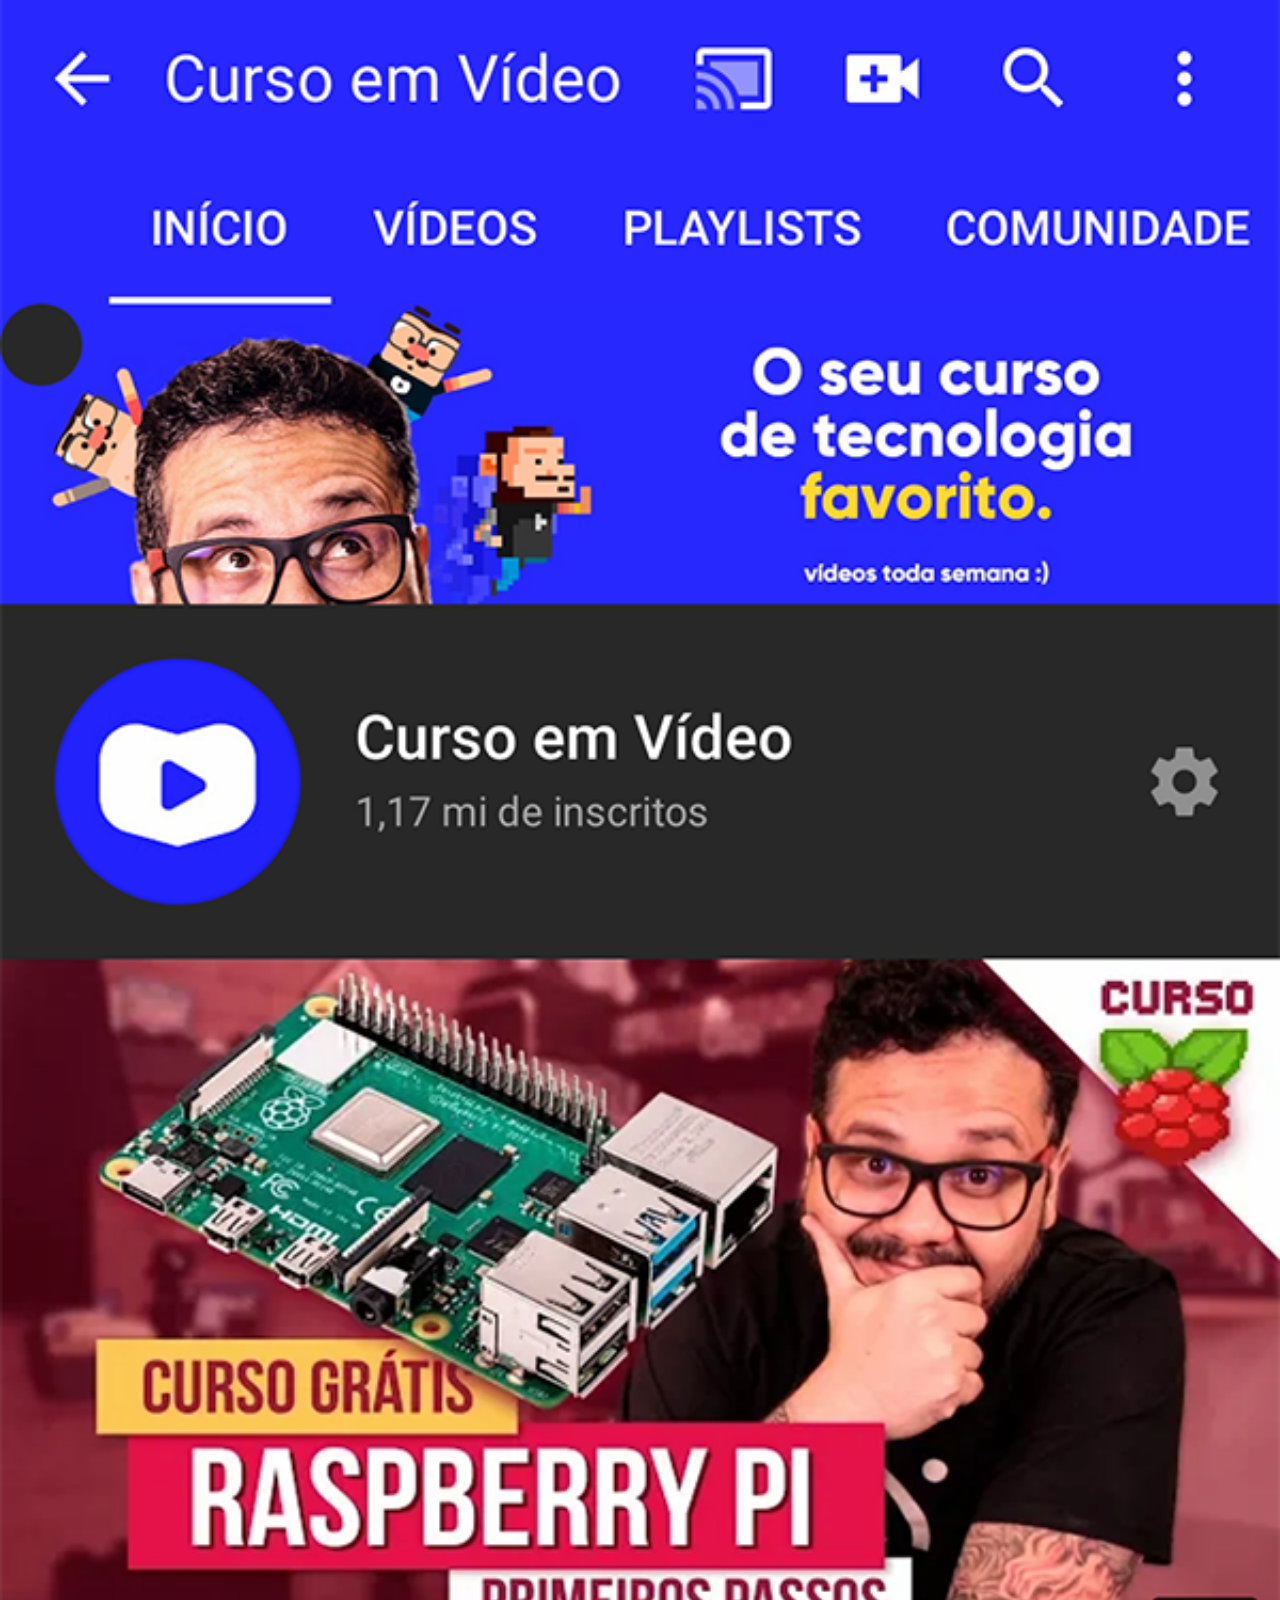
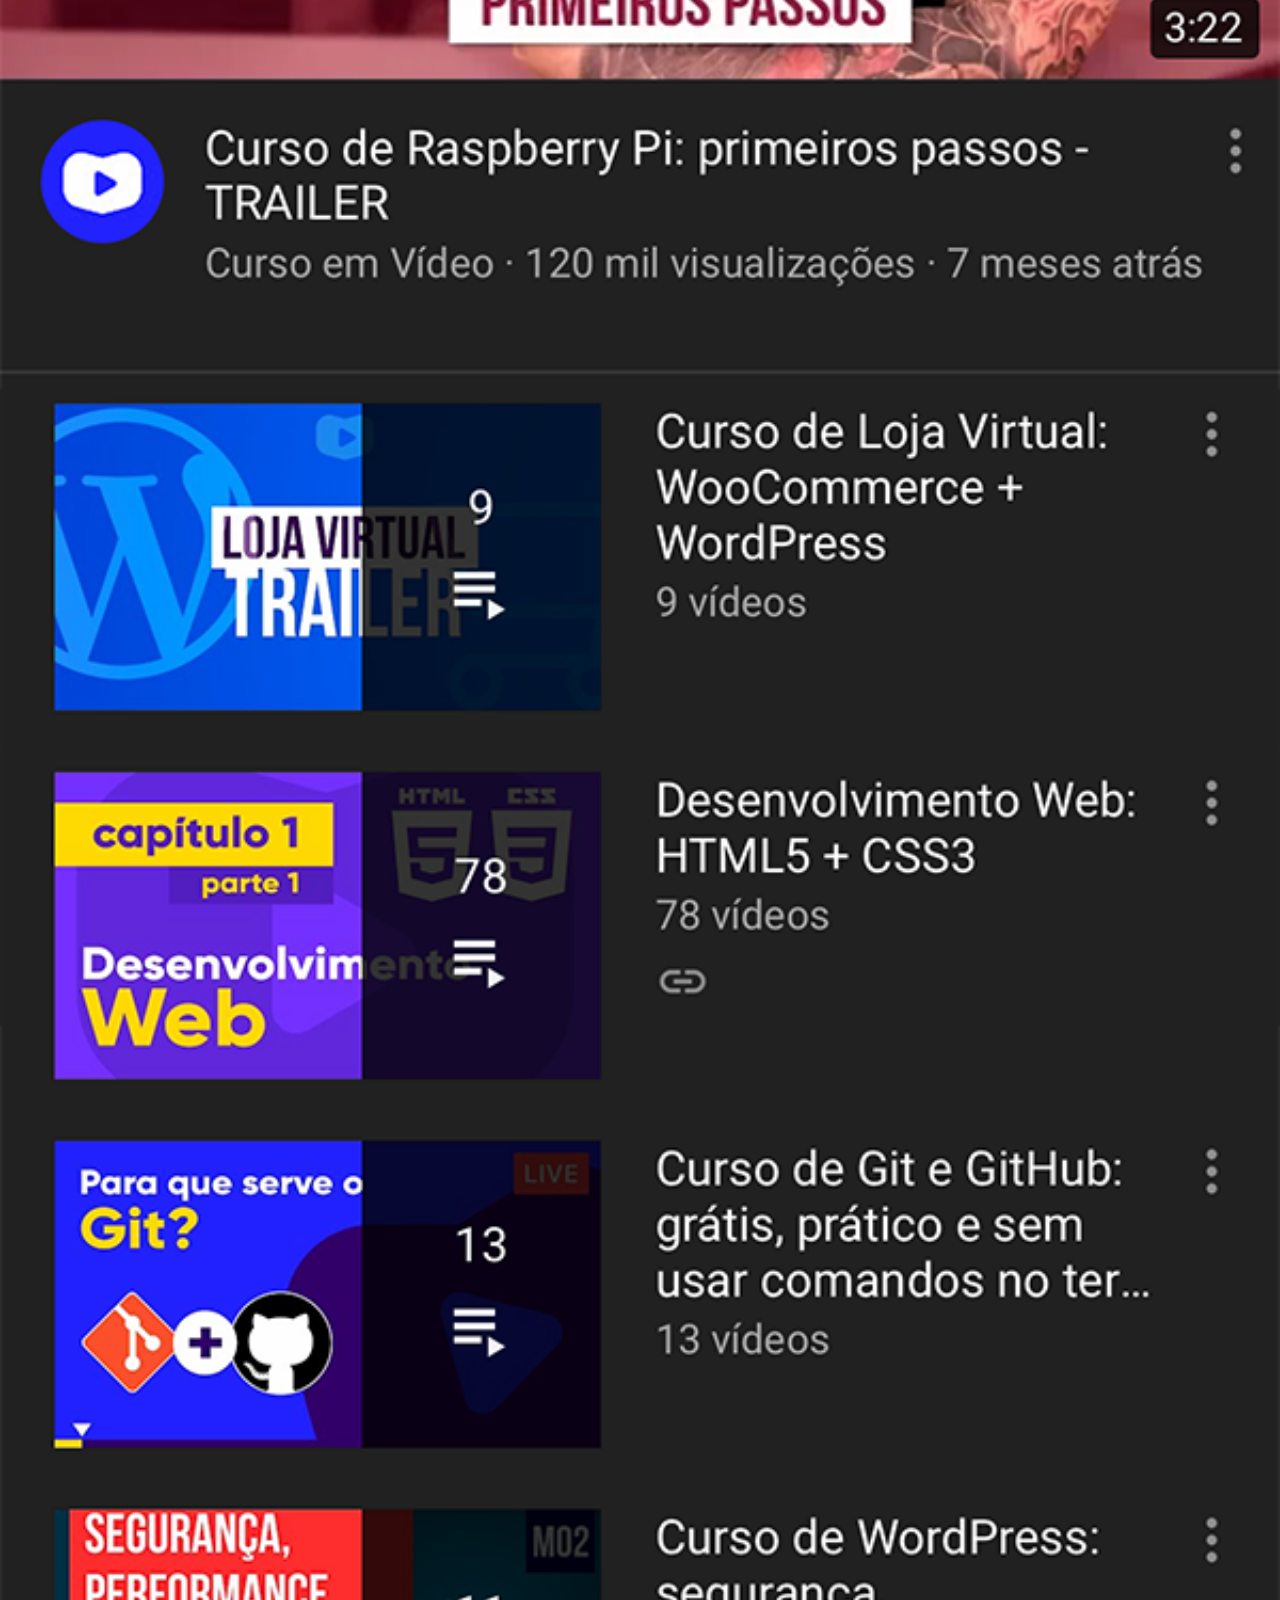
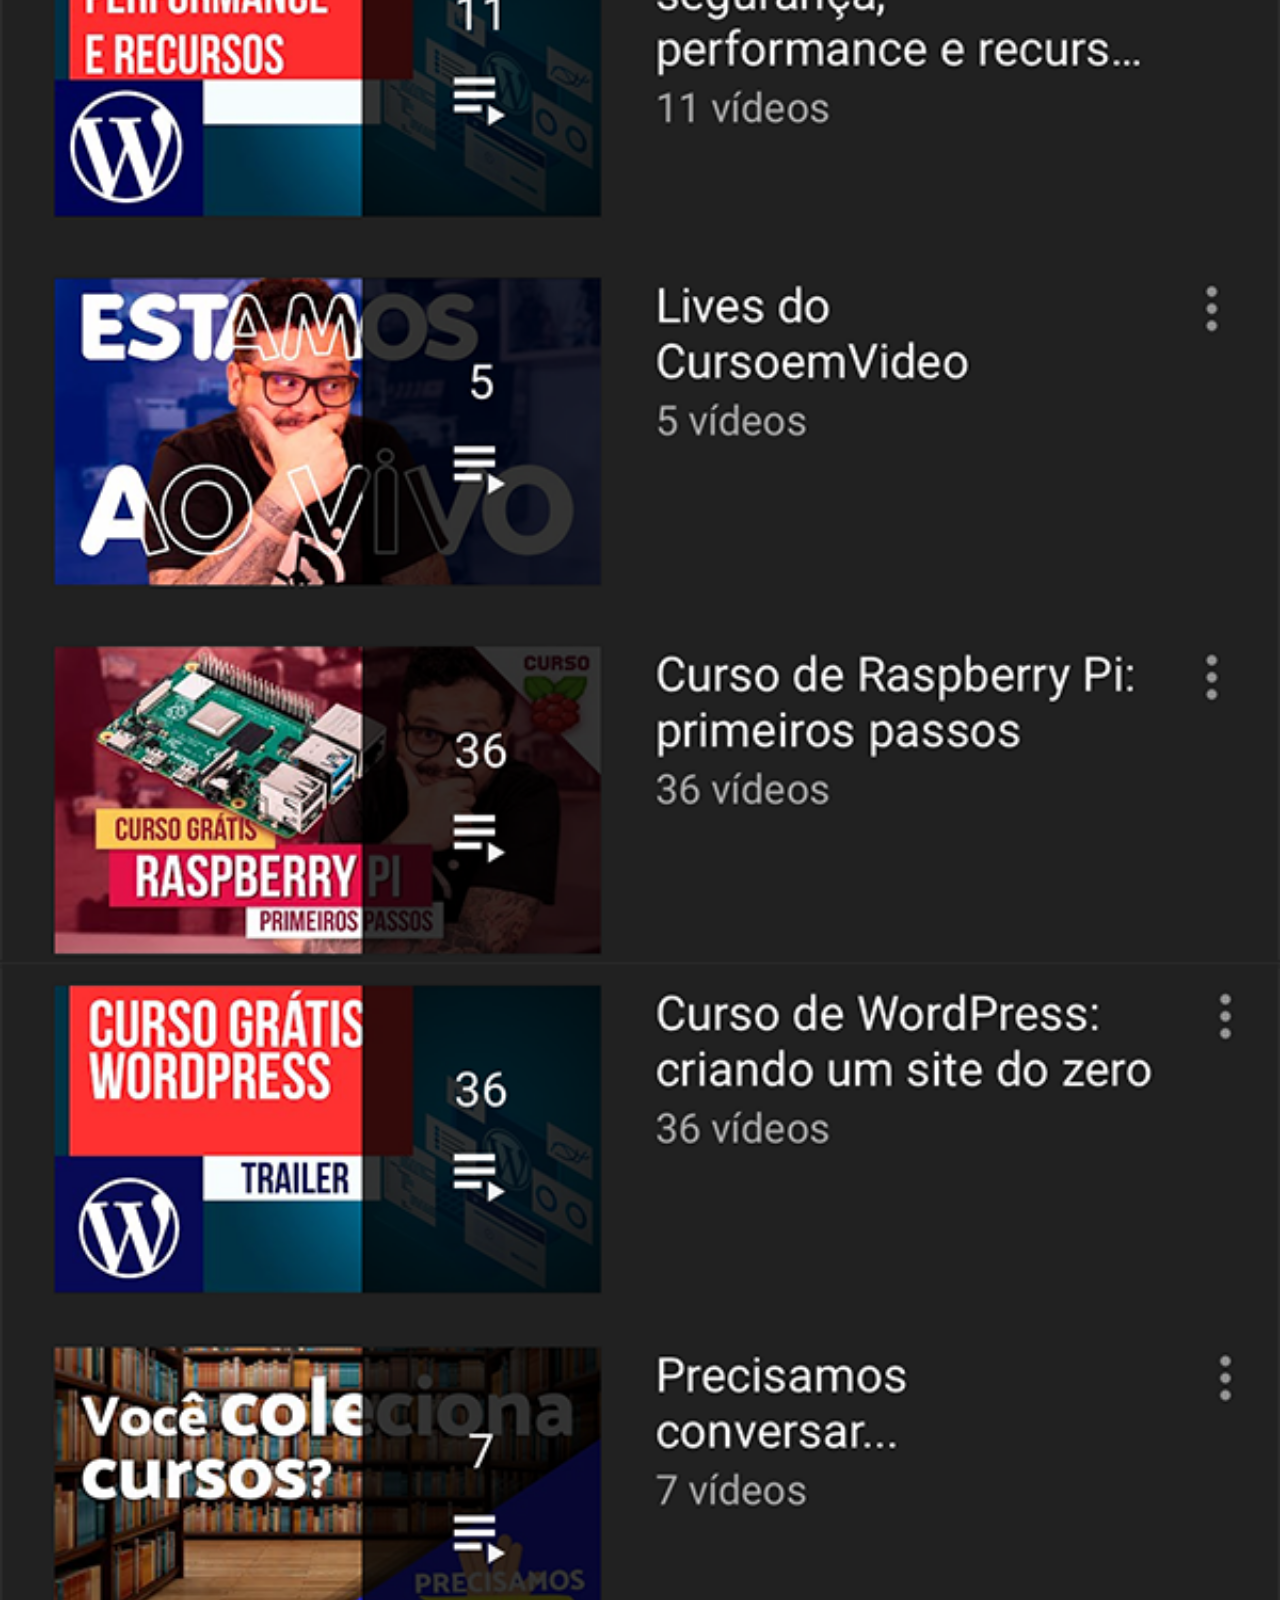
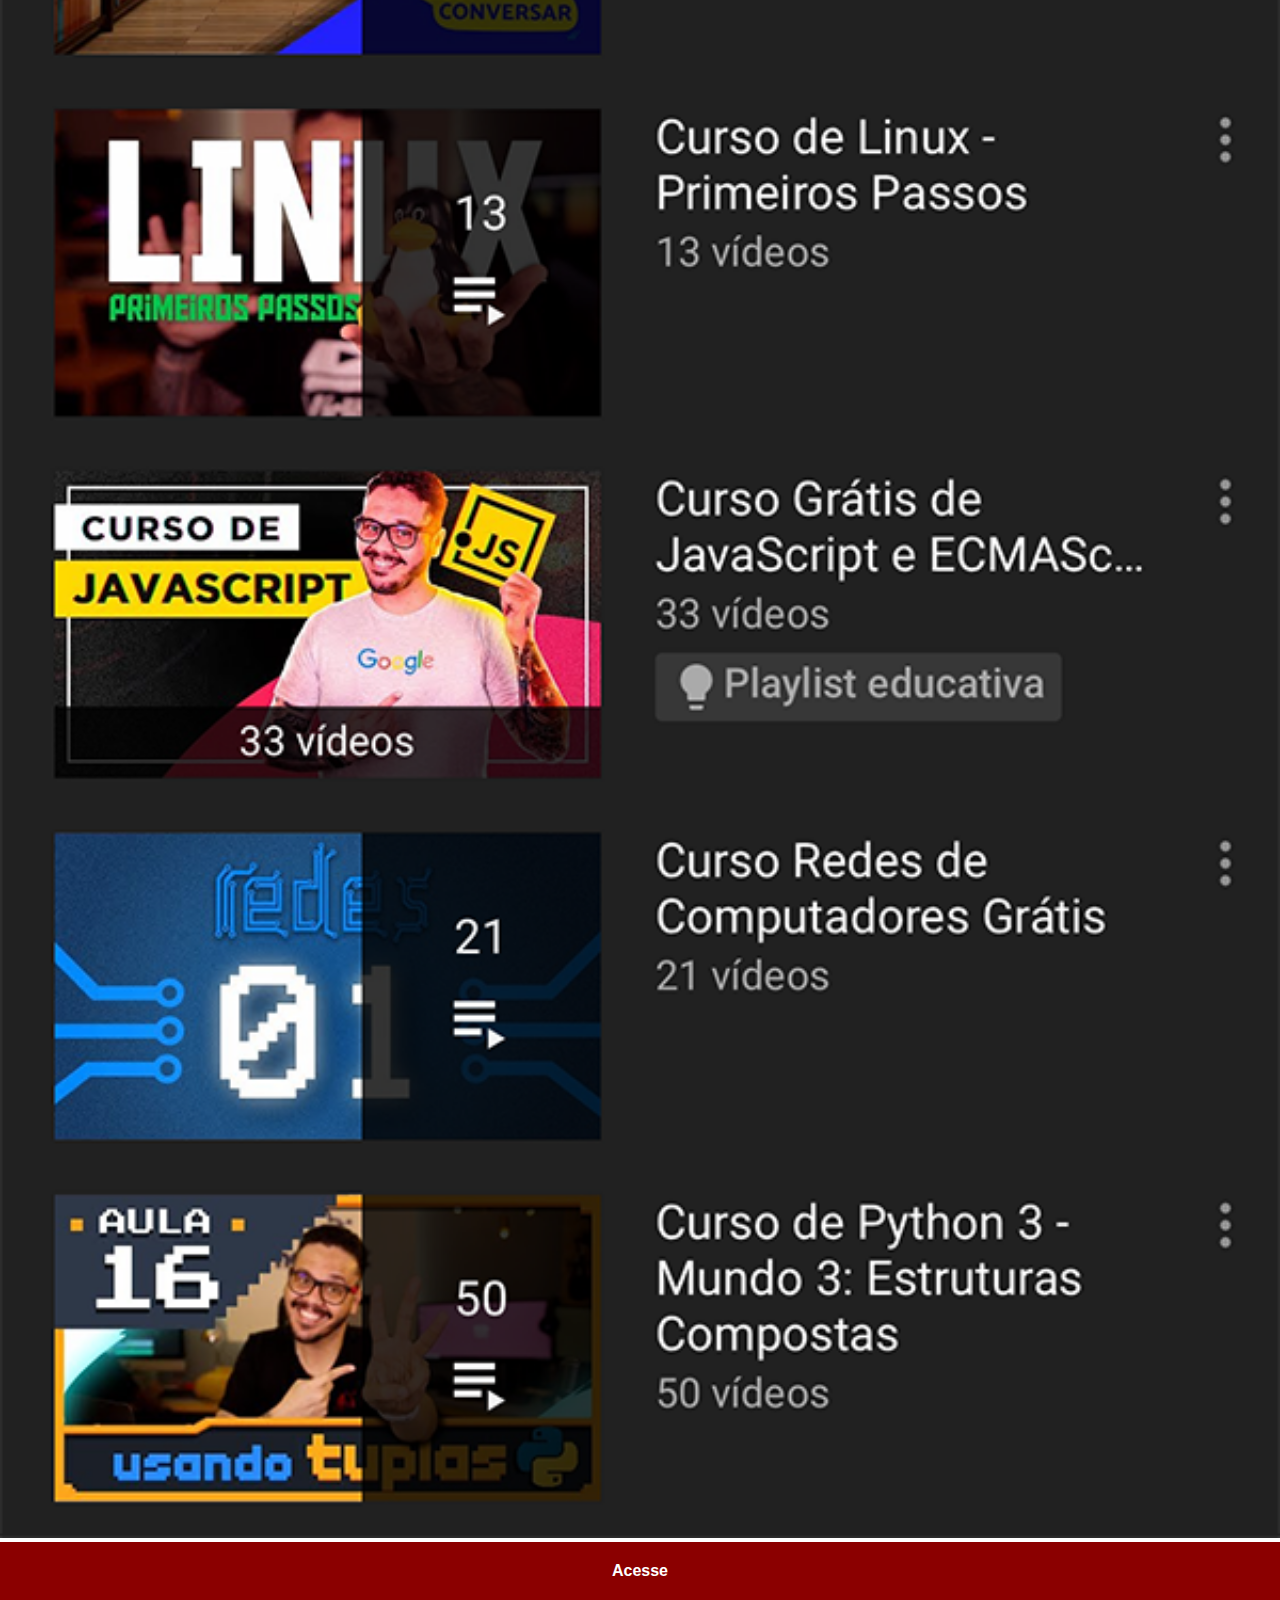
<file: youtube.html>
<!DOCTYPE html>
<html lang="pt-br">
<head>
    <meta charset="UTF-8">
    <meta name="viewport" content="width=device-width, initial-scale=1.0">
    <title>Youtube</title>
    <link rel="stylesheet" href="estilos/social.css">
</head>

</style>
<body>
    <img src="imagens/tela-youtube.png" alt="">
    <a href="https://youtube.com/user/cursosemvideo/playlists" target="_blank">Acesse</a>
</body>
</html>
</file>
<file: estilos/style.css>
@charset "UTF-8";
*{
    margin: 0px;
    padding: 0px;
    font-family: Arial, Helvetica, sans-serif;
}
html, body{
    height: 100vh;
    width: 100vw;
    background-color: black;
}
body{
    background: url('../imagens/fundo-madeira.jpg') no-repeat top center;
    background-size: cover;
    background-attachment: fixed;
}
main{
    height: 100vh;
    position: relative;
    
}
section#telefone{
    position: absolute;
    top: 50%;
    left: 50%;
    transform: translate(-50%, -50%);
    height: 627px;
    width: 311px;
    background:  url('../imagens/frame-iphone.png') no-repeat;
}
iframe#tela{
    position: relative;
    top: 77px;
    left: 22px;
    width: 267px;
    height: 475px;
}
section#redes-sociais{
    text-align: right;
}
section#redes-sociais>a>img{
    width: 50px;
    margin: 10px;
    border-radius: 50%;
    box-shadow: 2px 2px 5px rgba(0 , 0, 0, 0.400);
    box-sizing: border-box;
}
section#redes-sociais img:hover{
    border: 2px solid rgba(255, 255, 255, 0.616);
    transform: translate(-3px, -3px);
    box-shadow: 5px 5px 10px rgba(0, 0, 0, 0.753);
    transition: transform .5s, border 1s;
}
</file>
<file: estilos/social.css>
@charset "utf-8";
*{
    margin: 0px;
    padding: 0px;
    font-family: Arial, Helvetica, sans-serif;
}
img{
    width: 100vw;
    
}
::-webkit-scrollbar{
    width: 0px;
    height: 0px;
}
a{
    display: block;
    background-color: darkred;
    padding: 20px;
    color: white;
    text-align: center;
    font-weight: bolder;
    text-decoration: none;
}
a:hover{
    background-color: red;
}
</file>
